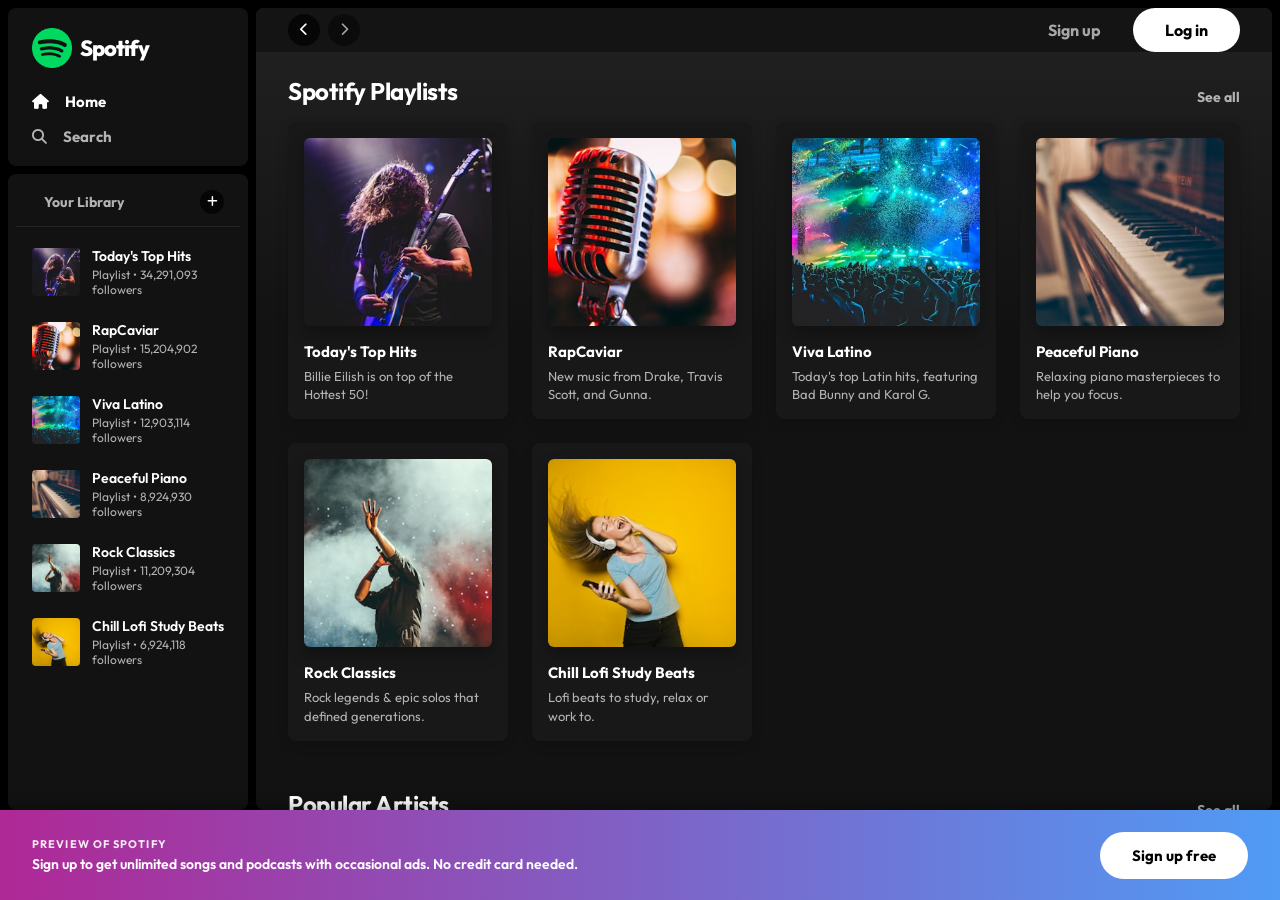
<file: index.html>
<!DOCTYPE html>
<html lang="en">
<head>
  <meta charset="UTF-8">
  <meta name="viewport" content="width=device-width, initial-scale=1.0">
  <meta name="description" content="Spotify UI Clone - Web Player. Listen to featured playlists, albums, and artists.">
  <title>Spotify - Web Player: Music for everyone</title>
  <!-- Font Awesome -->
  <link rel="stylesheet" href="https://cdnjs.cloudflare.com/ajax/libs/font-awesome/6.4.0/css/all.min.css">
  <!-- Custom Stylesheets -->
  <link rel="stylesheet" href="css/style.css">
  <link rel="stylesheet" href="css/components.css">
  <link rel="stylesheet" href="css/player.css">
  <link rel="stylesheet" href="css/animations.css">
  <link rel="stylesheet" href="css/responsive.css">
</head>
<body>

  <div class="app-container">
    
    <!-- ==========================================
         1. Left Sidebar Navigation Panel
         ========================================== -->
    <aside class="sidebar">
      
      <!-- Logo and Main Navigation -->
      <div class="sidebar-panel">
        <a href="index.html" class="sidebar-logo">
          <img src="assets/images/logo.png" alt="Spotify Logo">
          <span>Spotify</span>
        </a>
        <ul class="sidebar-nav-list">
          <li class="sidebar-nav-item active">
            <a href="index.html">
              <i class="fa-solid fa-house"></i>
              <span>Home</span>
            </a>
          </li>
          <li class="sidebar-nav-item">
            <a href="search.html">
              <i class="fa-solid fa-magnifying-glass"></i>
              <span>Search</span>
            </a>
          </li>
        </ul>
      </div>

      <!-- Library Playlist Scroll List -->
      <div class="sidebar-panel library-panel">
        <div class="library-header">
          <div class="library-title" onclick="window.location.href='library.html'">
            <i class="fa-solid fa-lines-lean"></i>
            <span>Your Library</span>
          </div>
          <button class="control-btn" style="width:24px; height:24px;" onclick="showToast('Create Playlist clicked')">
            <i class="fa-solid fa-plus" style="font-size:12px;"></i>
          </button>
        </div>
        
        <!-- List of Playlists (Loaded dynamically by app.js) -->
        <div class="library-scroll" id="library-playlists">
          <!-- Library playlists injected here -->
        </div>
      </div>

    </aside>

    <!-- ==========================================
         2. Main Application Views Section
         ========================================== -->
    <main class="main-view fade-in-up">
      
      <!-- Top Sticky Navigation Bar -->
      <header class="top-bar">
        <div class="nav-controls">
          <button class="control-btn" id="nav-back"><i class="fa-solid fa-chevron-left"></i></button>
          <button class="control-btn disabled" id="nav-forward"><i class="fa-solid fa-chevron-right"></i></button>
        </div>

        <div style="display:flex; gap:16px; align-items:center;">
          <button class="badge badge-dark" onclick="window.location.href='premium.html'">Explore Premium</button>
          
          <!-- User Profile Dropdown -->
          <div class="user-menu" id="user-menu-trigger">
            <img src="assets/artists/taylor_swift.jpg" class="user-avatar" alt="Avatar">
            <span class="user-name">Praveen Kumar</span>
            <i class="fa-solid fa-caret-down" style="font-size:10px;"></i>
            
            <!-- User drop menu -->
            <div class="me-dropdown" id="user-dropdown-menu" style="position: absolute; top: 36px; right: 0; width: 180px; background-color: var(--spotify-card); border-radius: 4px; display: none; flex-direction: column; z-index: 1000; padding: 4px; box-shadow: 0 8px 16px rgba(0,0,0,0.5);">
              <a href="profile.html" style="padding: 10px 12px; font-size:13px; font-weight:600; border-radius:3px;" class="sidebar-nav-item" onclick="showToast('Profile clicked')">Profile</a>
              <a href="#" style="padding: 10px 12px; font-size:13px; font-weight:600; border-radius:3px;" class="sidebar-nav-item" onclick="showToast('Settings clicked')">Settings</a>
              <hr style="border:none; border-bottom:1px solid rgba(255,255,255,0.05); margin:4px 0;">
              <a href="#" style="padding: 10px 12px; font-size:13px; font-weight:600; border-radius:3px;" class="sidebar-nav-item" onclick="showToast('Signed out')">Log out</a>
            </div>
          </div>
        </div>
      </header>

      <!-- Scrollable Home Music Feed -->
      <div style="flex-grow:1; overflow-y:auto; padding-bottom:32px;">
        
        <!-- Featured Playlists Grid -->
        <section class="section-container">
          <div class="section-header">
            <h2 class="section-title">Spotify Playlists</h2>
            <a href="library.html" class="see-all-link">See all</a>
          </div>
          <div class="cards-grid" id="playlists-grid">
            <!-- Loaded dynamically below -->
          </div>
        </section>

        <!-- Popular Artists Section -->
        <section class="section-container">
          <div class="section-header">
            <h2 class="section-title">Popular Artists</h2>
            <a href="#" class="see-all-link" onclick="showToast('Explore all artists')">See all</a>
          </div>
          <div class="cards-grid" id="artists-grid">
            <!-- Loaded dynamically below -->
          </div>
        </section>

        <!-- Trending Albums Section -->
        <section class="section-container">
          <div class="section-header">
            <h2 class="section-title">Popular Albums</h2>
            <a href="#" class="see-all-link" onclick="showToast('Explore all albums')">See all</a>
          </div>
          <div class="cards-grid" id="albums-grid">
            <!-- Loaded dynamically below -->
          </div>
        </section>

      </div>

    </main>

  </div>

  <!-- ==========================================
       3. Mobile Sticky Bottom Navigation
       ========================================== -->
  <nav class="mobile-nav-bar">
    <a href="index.html" class="mobile-nav-item active">
      <i class="fa-solid fa-house"></i>
      <span>Home</span>
    </a>
    <a href="search.html" class="mobile-nav-item">
      <i class="fa-solid fa-magnifying-glass"></i>
      <span>Search</span>
    </a>
    <a href="library.html" class="mobile-nav-item">
      <i class="fa-solid fa-lines-lean"></i>
      <span>Your Library</span>
    </a>
  </nav>

  <!-- ==========================================
       4. Bottom Fixed Music Player Control Bar
       ========================================== -->
  <footer class="player-bar">
    
    <!-- Left: Song details -->
    <div class="player-left">
      <img src="assets/albums/after_hours.jpg" class="player-album-art" id="player-art" alt="">
      <div class="player-track-info">
        <span class="player-track-title" id="player-title" onclick="viewAlbum('After Hours')">Blinding Lights</span>
        <span class="player-track-artist" id="player-artist">The Weeknd</span>
      </div>
      <button class="player-like-btn" id="player-like"><i class="fa-regular fa-heart"></i></button>
    </div>

    <!-- Center: Playback control buttons -->
    <div class="player-center">
      <div class="playback-controls">
        <button class="btn-icon" id="player-shuffle"><i class="fa-solid fa-shuffle"></i></button>
        <button class="btn-icon" id="player-prev"><i class="fa-solid fa-backward-step"></i></button>
        <button class="btn-play-pause" id="player-play-pause"><i class="fa-solid fa-play"></i></button>
        <button class="btn-icon btn-next-mobile" id="player-next"><i class="fa-solid fa-forward-step"></i></button>
        <button class="btn-icon" id="player-repeat"><i class="fa-solid fa-repeat"></i></button>
      </div>
      <div class="progress-container">
        <span class="time-stamp" id="player-current-time">0:00</span>
        <div class="progress-bar-wrapper" id="player-seek-bar">
          <div class="progress-bar-fill" id="player-progress-fill">
            <div class="progress-handle"></div>
          </div>
        </div>
        <span class="time-stamp" id="player-duration-total">3:20</span>
      </div>
    </div>

    <!-- Right: Utility sliders -->
    <div class="player-right">
      <button class="btn-icon" onclick="showToast('Open lyrics panel')"><i class="fa-solid fa-microphone-lines"></i></button>
      <button class="btn-icon" onclick="showToast('Show music queue')"><i class="fa-solid fa-list-ul"></i></button>
      <button class="btn-icon" onclick="showToast('Connect to a device')"><i class="fa-solid fa-computer-speaker"></i></button>
      <div class="volume-container">
        <button class="btn-icon" id="player-volume-icon"><i class="fa-solid fa-volume-high"></i></button>
        <div class="volume-bar-wrapper" id="player-volume-bar">
          <div class="volume-bar-fill" id="player-volume-fill">
            <div class="progress-handle"></div>
          </div>
        </div>
      </div>
      <button class="btn-icon" onclick="showToast('Toggle full screen player')"><i class="fa-solid fa-maximize"></i></button>
    </div>

  </footer>

  <!-- JavaScript Imports -->
  <script src="js/app.js"></script>
  <script src="js/player.js"></script>
  <script src="js/navigation.js"></script>
  <script>
    // Dynamically render Home Music Grids
    document.addEventListener("DOMContentLoaded", () => {
      // Playlists card render
      const plGrid = document.getElementById("playlists-grid");
      if (plGrid) {
        plGrid.innerHTML = SPOTIFY_DB.playlists.map(pl => `
          <div class="music-card" onclick="viewPlaylist(${pl.id})">
            <div class="card-img-wrapper">
              <img src="${pl.art}" class="card-img" alt="">
              <button class="card-play-btn" onclick="event.stopPropagation(); playTrack(${pl.tracks[0]})">
                <i class="fa-solid fa-play"></i>
              </button>
            </div>
            <span class="card-title">${pl.name}</span>
            <p class="card-desc">${pl.desc}</p>
          </div>
        `).join('');
      }

      // Artists card render
      const artGrid = document.getElementById("artists-grid");
      if (artGrid) {
        artGrid.innerHTML = SPOTIFY_DB.artists.map(art => `
          <div class="music-card artist-card" onclick="viewArtist(${art.id})">
            <div class="card-img-wrapper">
              <img src="${art.avatar}" class="card-img" alt="">
              <button class="card-play-btn" onclick="event.stopPropagation(); playTrack(${art.popularTracks[0]})">
                <i class="fa-solid fa-play"></i>
              </button>
            </div>
            <span class="card-title">${art.name}</span>
            <p class="card-desc">Artist</p>
          </div>
        `).join('');
      }

      // Albums card render
      const albGrid = document.getElementById("albums-grid");
      if (albGrid) {
        // Group tracks by album
        const albums = {};
        SPOTIFY_DB.tracks.forEach(track => {
          if (!albums[track.album]) {
            albums[track.album] = {
              name: track.album,
              artist: track.artist,
              art: track.art,
              trackId: track.id
            };
          }
        });
        
        albGrid.innerHTML = Object.values(albums).map(alb => `
          <div class="music-card" onclick="viewAlbum('${alb.name}')">
            <div class="card-img-wrapper">
              <img src="${alb.art}" class="card-img" alt="">
              <button class="card-play-btn" onclick="event.stopPropagation(); playTrack(${alb.trackId})">
                <i class="fa-solid fa-play"></i>
              </button>
            </div>
            <span class="card-title">${alb.name}</span>
            <p class="card-desc">${alb.artist}</p>
          </div>
        `).join('');
      }
    });
  </script>
</body>
</html>
</file>
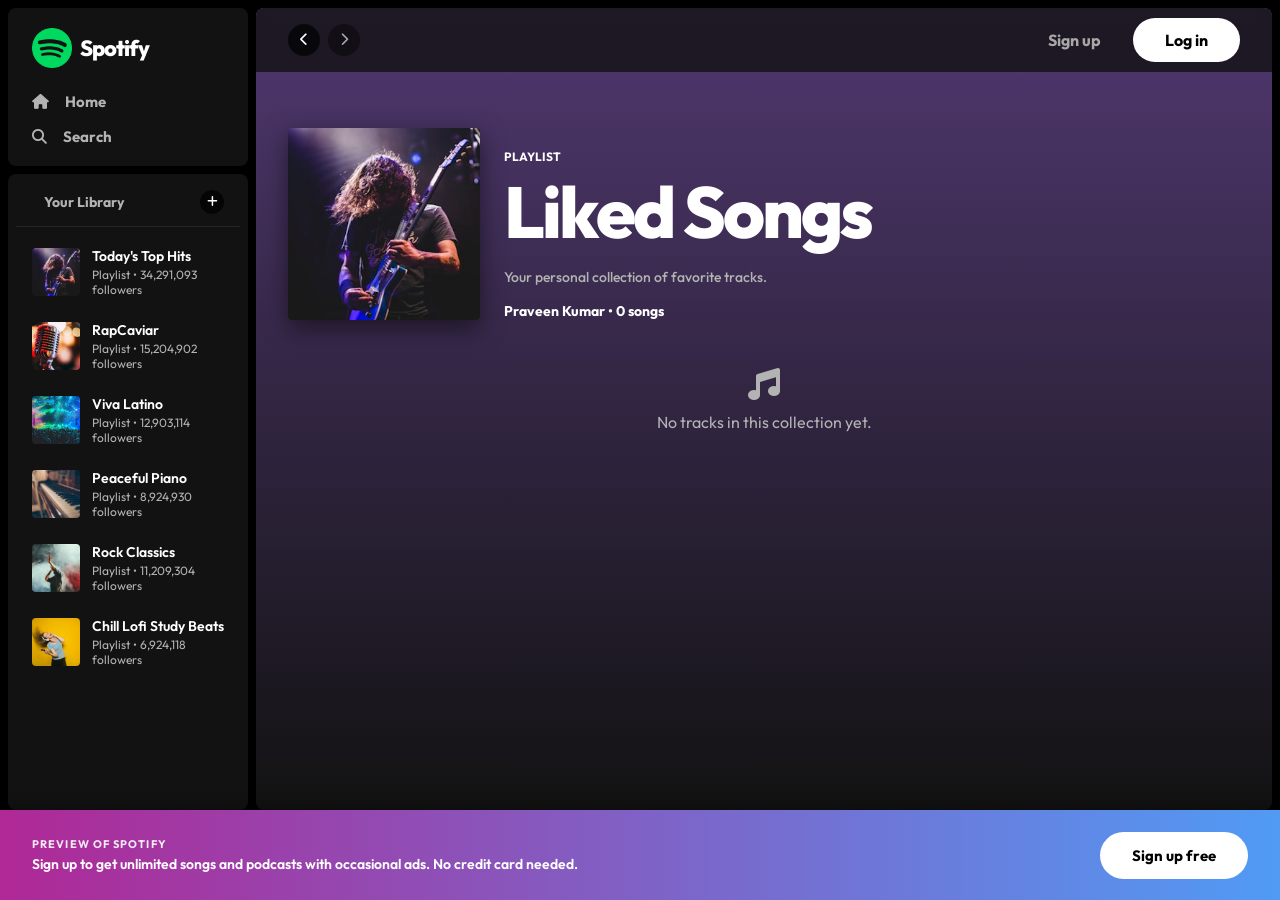
<file: album.html>
<!DOCTYPE html>
<html lang="en">
<head>
  <meta charset="UTF-8">
  <meta name="viewport" content="width=device-width, initial-scale=1.0">
  <meta name="description" content="Spotify UI Clone - Album tracks stream.">
  <title>Spotify - Album Details</title>
  <!-- Font Awesome -->
  <link rel="stylesheet" href="https://cdnjs.cloudflare.com/ajax/libs/font-awesome/6.4.0/css/all.min.css">
  <!-- Custom Stylesheets -->
  <link rel="stylesheet" href="css/style.css">
  <link rel="stylesheet" href="css/components.css">
  <link rel="stylesheet" href="css/player.css">
  <link rel="stylesheet" href="css/animations.css">
  <link rel="stylesheet" href="css/responsive.css">
</head>
<body>

  <div class="app-container">
    
    <!-- ==========================================
         1. Left Sidebar Navigation Panel
         ========================================== -->
    <aside class="sidebar">
      
      <div class="sidebar-panel">
        <a href="index.html" class="sidebar-logo">
          <img src="assets/images/logo.png" alt="Spotify Logo">
          <span>Spotify</span>
        </a>
        <ul class="sidebar-nav-list">
          <li class="sidebar-nav-item">
            <a href="index.html">
              <i class="fa-solid fa-house"></i>
              <span>Home</span>
            </a>
          </li>
          <li class="sidebar-nav-item">
            <a href="search.html">
              <i class="fa-solid fa-magnifying-glass"></i>
              <span>Search</span>
            </a>
          </li>
        </ul>
      </div>

      <div class="sidebar-panel library-panel">
        <div class="library-header">
          <div class="library-title" onclick="window.location.href='library.html'">
            <i class="fa-solid fa-lines-lean"></i>
            <span>Your Library</span>
          </div>
          <button class="control-btn" style="width:24px; height:24px;" onclick="showToast('Create Playlist clicked')">
            <i class="fa-solid fa-plus" style="font-size:12px;"></i>
          </button>
        </div>
        <div class="library-scroll" id="library-playlists">
          <!-- Library items loaded dynamically -->
        </div>
      </div>

    </aside>

    <!-- ==========================================
         2. Main Application View Section
         ========================================== -->
    <main class="main-view fade-in-up">
      
      <!-- Top Sticky Navigation Bar -->
      <header class="top-bar">
        <div class="nav-controls">
          <button class="control-btn" id="nav-back"><i class="fa-solid fa-chevron-left"></i></button>
          <button class="control-btn disabled" id="nav-forward"><i class="fa-solid fa-chevron-right"></i></button>
        </div>

        <div style="display:flex; gap:16px; align-items:center;">
          <button class="badge badge-dark" onclick="window.location.href='premium.html'">Explore Premium</button>
          
          <!-- User Menu Dropdown -->
          <div class="user-menu" id="user-menu-trigger">
            <img src="assets/artists/taylor_swift.jpg" class="user-avatar" alt="Avatar">
            <span class="user-name">Praveen Kumar</span>
            <i class="fa-solid fa-caret-down" style="font-size:10px;"></i>
            
            <div class="me-dropdown" id="user-dropdown-menu" style="position: absolute; top: 36px; right: 0; width: 180px; background-color: var(--spotify-card); border-radius: 4px; display: none; flex-direction: column; z-index: 1000; padding: 4px; box-shadow: 0 8px 16px rgba(0,0,0,0.5);">
              <a href="#" style="padding: 10px 12px; font-size:13px; font-weight:600; border-radius:3px;" class="sidebar-nav-item" onclick="showToast('Profile clicked')">Profile</a>
              <a href="#" style="padding: 10px 12px; font-size:13px; font-weight:600; border-radius:3px;" class="sidebar-nav-item" onclick="showToast('Settings clicked')">Settings</a>
              <hr style="border:none; border-bottom:1px solid rgba(255,255,255,0.05); margin:4px 0;">
              <a href="index.html" style="padding: 10px 12px; font-size:13px; font-weight:600; border-radius:3px;" class="sidebar-nav-item">Log out</a>
            </div>
          </div>
        </div>
      </header>

      <!-- Scrollable Album content (Dynamic load) -->
      <div style="flex-grow:1; overflow-y:auto;">
        
        <!-- Header Banner Section -->
        <div id="playlist-banner-section">
          <!-- Injected by playlist.js -->
        </div>

        <!-- Songs list section -->
        <div id="playlist-tracklist-section">
          <!-- Injected by playlist.js -->
        </div>

      </div>

    </main>

  </div>

  <!-- Mobile sticky Nav -->
  <nav class="mobile-nav-bar">
    <a href="index.html" class="mobile-nav-item">
      <i class="fa-solid fa-house"></i>
      <span>Home</span>
    </a>
    <a href="search.html" class="mobile-nav-item">
      <i class="fa-solid fa-magnifying-glass"></i>
      <span>Search</span>
    </a>
    <a href="library.html" class="mobile-nav-item">
      <i class="fa-solid fa-lines-lean"></i>
      <span>Your Library</span>
    </a>
  </nav>

  <!-- Bottom Player bar -->
  <footer class="player-bar">
    <div class="player-left">
      <img src="assets/albums/after_hours.jpg" class="player-album-art" id="player-art" alt="">
      <div class="player-track-info">
        <span class="player-track-title" id="player-title" onclick="viewAlbum('After Hours')">Blinding Lights</span>
        <span class="player-track-artist" id="player-artist">The Weeknd</span>
      </div>
      <button class="player-like-btn" id="player-like"><i class="fa-regular fa-heart"></i></button>
    </div>

    <div class="player-center">
      <div class="playback-controls">
        <button class="btn-icon" id="player-shuffle"><i class="fa-solid fa-shuffle"></i></button>
        <button class="btn-icon" id="player-prev"><i class="fa-solid fa-backward-step"></i></button>
        <button class="btn-play-pause" id="player-play-pause"><i class="fa-solid fa-play"></i></button>
        <button class="btn-icon btn-next-mobile" id="player-next"><i class="fa-solid fa-forward-step"></i></button>
        <button class="btn-icon" id="player-repeat"><i class="fa-solid fa-repeat"></i></button>
      </div>
      <div class="progress-container">
        <span class="time-stamp" id="player-current-time">0:00</span>
        <div class="progress-bar-wrapper" id="player-seek-bar">
          <div class="progress-bar-fill" id="player-progress-fill">
            <div class="progress-handle"></div>
          </div>
        </div>
        <span class="time-stamp" id="player-duration-total">3:20</span>
      </div>
    </div>

    <div class="player-right">
      <button class="btn-icon" onclick="showToast('Open lyrics panel')"><i class="fa-solid fa-microphone-lines"></i></button>
      <button class="btn-icon" onclick="showToast('Show music queue')"><i class="fa-solid fa-list-ul"></i></button>
      <button class="btn-icon" onclick="showToast('Connect to a device')"><i class="fa-solid fa-computer-speaker"></i></button>
      <div class="volume-container">
        <button class="btn-icon" id="player-volume-icon"><i class="fa-solid fa-volume-high"></i></button>
        <div class="volume-bar-wrapper" id="player-volume-bar">
          <div class="volume-bar-fill" id="player-volume-fill">
            <div class="progress-handle"></div>
          </div>
        </div>
      </div>
      <button class="btn-icon" onclick="showToast('Toggle full screen player')"><i class="fa-solid fa-maximize"></i></button>
    </div>
  </footer>

  <!-- Scripts -->
  <script src="js/app.js"></script>
  <script src="js/player.js"></script>
  <script src="js/playlist.js"></script>
  <script src="js/navigation.js"></script>
</body>
</html>
</file>
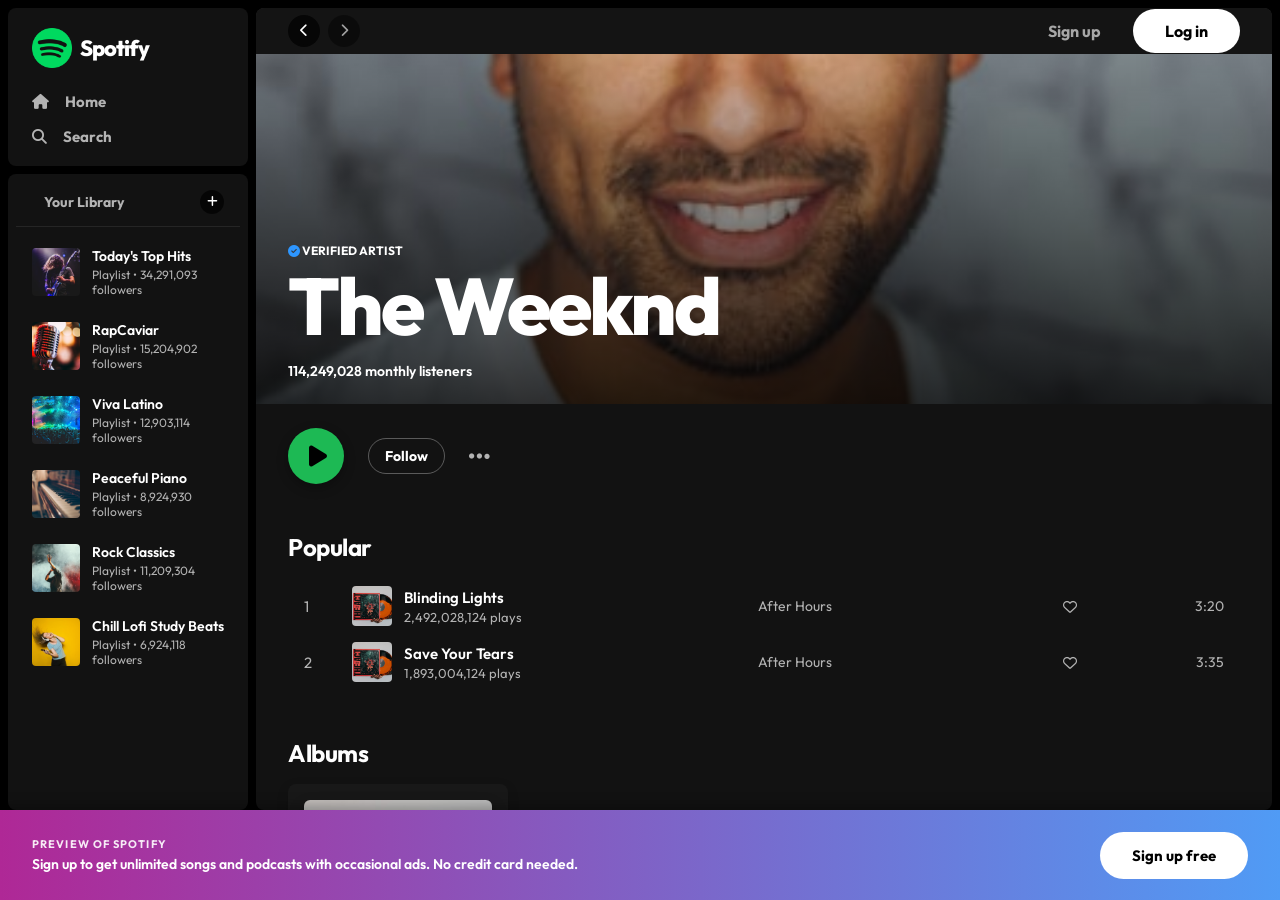
<file: artist.html>
<!DOCTYPE html>
<html lang="en">
<head>
  <meta charset="UTF-8">
  <meta name="viewport" content="width=device-width, initial-scale=1.0">
  <meta name="description" content="Spotify UI Clone - Artist profile.">
  <title>Spotify - Artist Profile</title>
  <!-- Font Awesome -->
  <link rel="stylesheet" href="https://cdnjs.cloudflare.com/ajax/libs/font-awesome/6.4.0/css/all.min.css">
  <!-- Custom Stylesheets -->
  <link rel="stylesheet" href="css/style.css">
  <link rel="stylesheet" href="css/components.css">
  <link rel="stylesheet" href="css/player.css">
  <link rel="stylesheet" href="css/animations.css">
  <link rel="stylesheet" href="css/responsive.css">
</head>
<body>

  <div class="app-container">
    
    <!-- ==========================================
         1. Left Sidebar Navigation Panel
         ========================================== -->
    <aside class="sidebar">
      
      <div class="sidebar-panel">
        <a href="index.html" class="sidebar-logo">
          <img src="assets/images/logo.png" alt="Spotify Logo">
          <span>Spotify</span>
        </a>
        <ul class="sidebar-nav-list">
          <li class="sidebar-nav-item">
            <a href="index.html">
              <i class="fa-solid fa-house"></i>
              <span>Home</span>
            </a>
          </li>
          <li class="sidebar-nav-item">
            <a href="search.html">
              <i class="fa-solid fa-magnifying-glass"></i>
              <span>Search</span>
            </a>
          </li>
        </ul>
      </div>

      <div class="sidebar-panel library-panel">
        <div class="library-header">
          <div class="library-title" onclick="window.location.href='library.html'">
            <i class="fa-solid fa-lines-lean"></i>
            <span>Your Library</span>
          </div>
          <button class="control-btn" style="width:24px; height:24px;" onclick="showToast('Create Playlist clicked')">
            <i class="fa-solid fa-plus" style="font-size:12px;"></i>
          </button>
        </div>
        <div class="library-scroll" id="library-playlists">
          <!-- Library items loaded dynamically -->
        </div>
      </div>

    </aside>

    <!-- ==========================================
         2. Main Application View Section
         ========================================== -->
    <main class="main-view fade-in-up">
      
      <!-- Top Sticky Navigation Bar -->
      <header class="top-bar">
        <div class="nav-controls">
          <button class="control-btn" id="nav-back"><i class="fa-solid fa-chevron-left"></i></button>
          <button class="control-btn disabled" id="nav-forward"><i class="fa-solid fa-chevron-right"></i></button>
        </div>

        <div style="display:flex; gap:16px; align-items:center;">
          <button class="badge badge-dark" onclick="window.location.href='premium.html'">Explore Premium</button>
          
          <!-- User Menu Dropdown -->
          <div class="user-menu" id="user-menu-trigger">
            <img src="assets/artists/taylor_swift.jpg" class="user-avatar" alt="Avatar">
            <span class="user-name">Praveen Kumar</span>
            <i class="fa-solid fa-caret-down" style="font-size:10px;"></i>
            
            <div class="me-dropdown" id="user-dropdown-menu" style="position: absolute; top: 36px; right: 0; width: 180px; background-color: var(--spotify-card); border-radius: 4px; display: none; flex-direction: column; z-index: 1000; padding: 4px; box-shadow: 0 8px 16px rgba(0,0,0,0.5);">
              <a href="#" style="padding: 10px 12px; font-size:13px; font-weight:600; border-radius:3px;" class="sidebar-nav-item" onclick="showToast('Profile clicked')">Profile</a>
              <a href="#" style="padding: 10px 12px; font-size:13px; font-weight:600; border-radius:3px;" class="sidebar-nav-item" onclick="showToast('Settings clicked')">Settings</a>
              <hr style="border:none; border-bottom:1px solid rgba(255,255,255,0.05); margin:4px 0;">
              <a href="index.html" style="padding: 10px 12px; font-size:13px; font-weight:600; border-radius:3px;" class="sidebar-nav-item">Log out</a>
            </div>
          </div>
        </div>
      </header>

      <!-- Scrollable Artist content (Loaded dynamically) -->
      <div style="flex-grow:1; overflow-y:auto;" id="artist-content-body">
        
        <!-- Large Artist Hero Header Banner -->
        <div id="artist-hero-section">
          <!-- Injected dynamically -->
        </div>

        <!-- Action Row -->
        <div style="display:flex; align-items:center; gap:24px; padding: 24px 32px;" id="artist-actions-row">
          <!-- Injected dynamically -->
        </div>

        <!-- Popular Songs Section -->
        <section class="section-container">
          <h2 class="section-title" style="margin-bottom:16px;">Popular</h2>
          <div id="artist-popular-tracks">
            <!-- Popular songs list loaded dynamically -->
          </div>
        </section>

        <!-- Discography Albums Section -->
        <section class="section-container">
          <h2 class="section-title" style="margin-bottom:16px;">Albums</h2>
          <div class="cards-grid" id="artist-albums-grid">
            <!-- Albums by this artist loaded dynamically -->
          </div>
        </section>

      </div>

    </main>

  </div>

  <!-- Mobile Navigation -->
  <nav class="mobile-nav-bar">
    <a href="index.html" class="mobile-nav-item">
      <i class="fa-solid fa-house"></i>
      <span>Home</span>
    </a>
    <a href="search.html" class="mobile-nav-item">
      <i class="fa-solid fa-magnifying-glass"></i>
      <span>Search</span>
    </a>
    <a href="library.html" class="mobile-nav-item">
      <i class="fa-solid fa-lines-lean"></i>
      <span>Your Library</span>
    </a>
  </nav>

  <!-- Bottom Player -->
  <footer class="player-bar">
    <div class="player-left">
      <img src="assets/albums/after_hours.jpg" class="player-album-art" id="player-art" alt="">
      <div class="player-track-info">
        <span class="player-track-title" id="player-title" onclick="viewAlbum('After Hours')">Blinding Lights</span>
        <span class="player-track-artist" id="player-artist">The Weeknd</span>
      </div>
      <button class="player-like-btn" id="player-like"><i class="fa-regular fa-heart"></i></button>
    </div>

    <div class="player-center">
      <div class="playback-controls">
        <button class="btn-icon" id="player-shuffle"><i class="fa-solid fa-shuffle"></i></button>
        <button class="btn-icon" id="player-prev"><i class="fa-solid fa-backward-step"></i></button>
        <button class="btn-play-pause" id="player-play-pause"><i class="fa-solid fa-play"></i></button>
        <button class="btn-icon btn-next-mobile" id="player-next"><i class="fa-solid fa-forward-step"></i></button>
        <button class="btn-icon" id="player-repeat"><i class="fa-solid fa-repeat"></i></button>
      </div>
      <div class="progress-container">
        <span class="time-stamp" id="player-current-time">0:00</span>
        <div class="progress-bar-wrapper" id="player-seek-bar">
          <div class="progress-bar-fill" id="player-progress-fill">
            <div class="progress-handle"></div>
          </div>
        </div>
        <span class="time-stamp" id="player-duration-total">3:20</span>
      </div>
    </div>

    <div class="player-right">
      <button class="btn-icon" onclick="showToast('Open lyrics panel')"><i class="fa-solid fa-microphone-lines"></i></button>
      <button class="btn-icon" onclick="showToast('Show music queue')"><i class="fa-solid fa-list-ul"></i></button>
      <button class="btn-icon" onclick="showToast('Connect to a device')"><i class="fa-solid fa-computer-speaker"></i></button>
      <div class="volume-container">
        <button class="btn-icon" id="player-volume-icon"><i class="fa-solid fa-volume-high"></i></button>
        <div class="volume-bar-wrapper" id="player-volume-bar">
          <div class="volume-bar-fill" id="player-volume-fill">
            <div class="progress-handle"></div>
          </div>
        </div>
      </div>
      <button class="btn-icon" onclick="showToast('Toggle full screen player')"><i class="fa-solid fa-maximize"></i></button>
    </div>
  </footer>

  <!-- Scripts -->
  <script src="js/app.js"></script>
  <script src="js/player.js"></script>
  <script src="js/navigation.js"></script>
  <script>
    // Dynamically render Artist page details
    document.addEventListener("DOMContentLoaded", () => {
      const params = new URLSearchParams(window.location.search);
      const artistId = parseInt(params.get("id")) || 1;
      
      const artist = SPOTIFY_DB.artists.find(a => a.id === artistId);
      if (!artist) return;
      
      // Update Hero Section
      const heroSection = document.getElementById("artist-hero-section");
      if (heroSection) {
        heroSection.innerHTML = `
          <div style="background-image: linear-gradient(rgba(0,0,0,0.1), rgba(0,0,0,0.8)), url('${artist.avatar}'); background-size:cover; background-position:center; height:350px; display:flex; flex-direction:column; justify-content:flex-end; padding:24px 32px;">
            <span style="font-size:12px; font-weight:700; text-transform:uppercase;"><i class="fa-solid fa-circle-check" style="color:#2d96ff;"></i> Verified Artist</span>
            <h1 style="font-size:80px; font-weight:800; letter-spacing:-3px; margin: 8px 0 16px 0; line-height:1;">${artist.name}</h1>
            <div style="font-size:14px; font-weight:600;">${artist.listeners} monthly listeners</div>
          </div>
        `;
      }
      
      // Update Actions Row
      const actionsRow = document.getElementById("artist-actions-row");
      if (actionsRow) {
        const isFollowed = localStorage.getItem(`artist_follow_${artist.id}`) === "true";
        actionsRow.innerHTML = `
          <button class="badge" style="background-color:var(--spotify-green); color:var(--spotify-black); width:56px; height:56px; border-radius:50%; display:flex; align-items:center; justify-content:center; font-size:24px; box-shadow:0 4px 12px rgba(0,0,0,0.3);" onclick="playTrack(${artist.popularTracks[0]})">
            <i class="fa-solid fa-play" style="margin-left:4px;"></i>
          </button>
          <button class="badge badge-dark" id="btn-follow-artist" style="background:transparent; border:1px solid rgba(255,255,255,0.3);" onclick="toggleFollowArtist(${artist.id})">
            ${isFollowed ? 'Following' : 'Follow'}
          </button>
          <button style="font-size:24px; color:var(--text-muted);">
            <i class="fa-solid fa-ellipsis"></i>
          </button>
        `;
      }

      // Render popular tracks list
      const popularTracksContainer = document.getElementById("artist-popular-tracks");
      if (popularTracksContainer) {
        const tracks = artist.popularTracks.map(tid => SPOTIFY_DB.tracks.find(t => t.id === tid));
        
        popularTracksContainer.innerHTML = `
          <div class="tracklist-container" style="margin-top:0;">
            ${tracks.map((t, index) => {
              const isLiked = localStorage.getItem(`liked_track_${t.id}`) === "true";
              const isCurrent = t.id === SPOTIFY_DB.tracks[currentTrackIndex].id;
              return `
                <div class="track-row ${isCurrent && isPlaying ? 'playing' : ''}" data-track-id="${t.id}" onclick="playTrack(${t.id})">
                  <div class="track-index">
                    <span class="track-num-span">${index + 1}</span>
                    <i class="fa-solid fa-play"></i>
                  </div>
                  <div class="track-main">
                    <img src="${t.art}" class="track-art" alt="">
                    <div class="track-meta">
                      <span class="track-title">${t.title}</span>
                      <span class="track-artist">${t.plays} plays</span>
                    </div>
                  </div>
                  <div class="track-album" onclick="event.stopPropagation(); viewAlbum('${t.album}')">${t.album}</div>
                  <div>
                    <button class="track-fav ${isLiked ? 'favorited' : ''}" onclick="event.stopPropagation(); toggleLikeArtistTrack(this, ${t.id})">
                      <i class="${isLiked ? 'fa-solid' : 'fa-regular'} fa-heart"></i>
                    </button>
                  </div>
                  <div class="track-duration">${formatArtistDuration(t.duration)}</div>
                </div>
              `;
            }).join('')}
          </div>
        `;
      }

      // Render albums list grid
      const albumsGrid = document.getElementById("artist-albums-grid");
      if (albumsGrid) {
        // Find tracks by this artist and group by album name
        const albums = {};
        SPOTIFY_DB.tracks.forEach(track => {
          if (track.artist.toLowerCase() === artist.name.toLowerCase()) {
            if (!albums[track.album]) {
              albums[track.album] = {
                name: track.album,
                art: track.art,
                trackId: track.id
              };
            }
          }
        });
        
        albumsGrid.innerHTML = Object.values(albums).map(alb => `
          <div class="music-card" onclick="viewAlbum('${alb.name}')">
            <div class="card-img-wrapper">
              <img src="${alb.art}" class="card-img" alt="">
              <button class="card-play-btn" onclick="event.stopPropagation(); playTrack(${alb.trackId})">
                <i class="fa-solid fa-play"></i>
              </button>
            </div>
            <span class="card-title">${alb.name}</span>
            <p class="card-desc">Album</p>
          </div>
        `).join('');
      }
    });

    window.toggleFollowArtist = function(id) {
      const btn = document.getElementById("btn-follow-artist");
      const key = `artist_follow_${id}`;
      const isFollowing = localStorage.getItem(key) === "true";
      
      localStorage.setItem(key, !isFollowing);
      if (btn) {
        btn.textContent = !isFollowing ? "Following" : "Follow";
      }
      showToast(!isFollowing ? "Artist followed" : "Artist unfollowed");
    }

    window.toggleLikeArtistTrack = function(btn, id) {
      const itemKey = `liked_track_${id}`;
      const isCurrentlyLiked = localStorage.getItem(itemKey) === "true";
      
      localStorage.setItem(itemKey, !isCurrentlyLiked);
      
      if (!isCurrentlyLiked) {
        btn.classList.add("favorited");
        btn.querySelector("i").className = "fa-solid fa-heart";
        showToast("Added to Liked Songs");
      } else {
        btn.classList.remove("favorited");
        btn.querySelector("i").className = "fa-regular fa-heart";
        showToast("Removed from Liked Songs");
      }
      
      if (id === SPOTIFY_DB.tracks[currentTrackIndex].id) {
        const playerLike = document.getElementById("player-like");
        if (playerLike) {
          playerLike.classList.toggle("liked", !isCurrentlyLiked);
          playerLike.querySelector("i").className = !isCurrentlyLiked ? "fa-solid fa-heart" : "fa-regular fa-heart";
        }
      }
    }

    function formatArtistDuration(seconds) {
      const mins = Math.floor(seconds / 60);
      const secs = Math.floor(seconds % 60);
      return `${mins}:${secs < 10 ? '0' : ''}${secs}`;
    }
  </script>
</body>
</html>
</file>
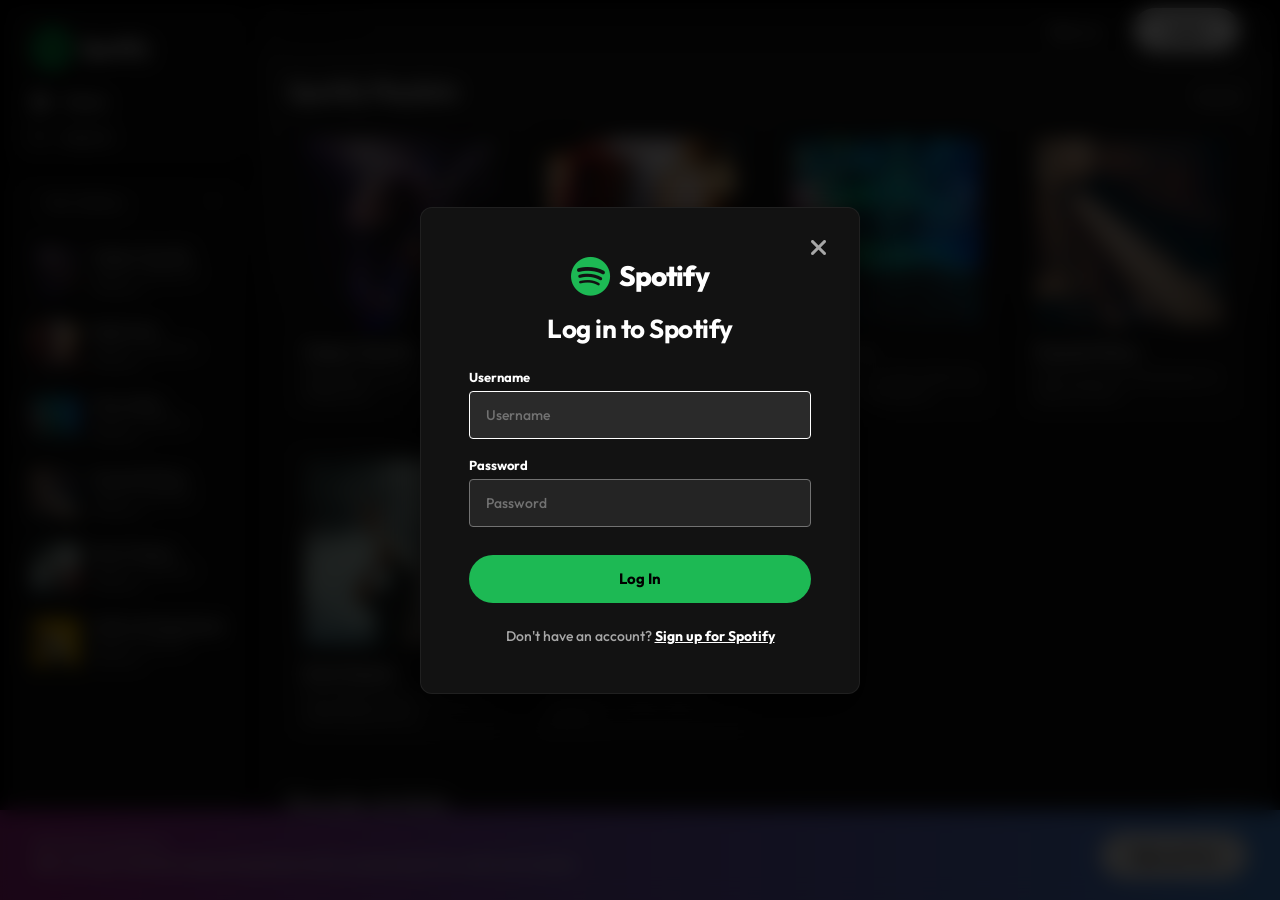
<file: library.html>
<!DOCTYPE html>
<html lang="en">
<head>
  <meta charset="UTF-8">
  <meta name="viewport" content="width=device-width, initial-scale=1.0">
  <meta name="description" content="Spotify UI Clone - Your music library.">
  <title>Spotify - Library</title>
  <!-- Font Awesome -->
  <link rel="stylesheet" href="https://cdnjs.cloudflare.com/ajax/libs/font-awesome/6.4.0/css/all.min.css">
  <!-- Custom Stylesheets -->
  <link rel="stylesheet" href="css/style.css">
  <link rel="stylesheet" href="css/components.css">
  <link rel="stylesheet" href="css/player.css">
  <link rel="stylesheet" href="css/animations.css">
  <link rel="stylesheet" href="css/responsive.css">
  <style>
    /* Unique style for Liked Songs big card */
    .liked-songs-big-card {
      background: linear-gradient(135deg, #450af5 0%, #8e8ee5 100%);
      border-radius: 8px;
      padding: 24px;
      cursor: pointer;
      display: flex;
      flex-direction: column;
      justify-content: flex-end;
      min-height: 220px;
      grid-column: span 2;
      box-shadow: 0 8px 24px rgba(0,0,0,0.3);
      transition: transform 0.2s;
      position: relative;
    }
    .liked-songs-big-card:hover {
      transform: translateY(-4px);
    }
    
    .liked-songs-big-card .card-play-btn {
      opacity: 0;
      bottom: 24px;
      right: 24px;
      position: absolute;
    }
    
    .liked-songs-big-card:hover .card-play-btn {
      opacity: 1;
      transform: translateY(0);
    }
    
    /* Layout for library list tags filtering */
    .library-filter-tags {
      display: flex;
      gap: 12px;
      margin-bottom: 24px;
    }
    
    .filter-tag {
      background-color: rgba(255,255,255,0.08);
      color: var(--spotify-white);
      padding: 8px 16px;
      border-radius: 30px;
      font-size: 14px;
      font-weight: 700;
      cursor: pointer;
      transition: background-color 0.2s;
    }
    
    .filter-tag.active {
      background-color: var(--spotify-white);
      color: var(--spotify-black);
    }
    
    .filter-tag:hover:not(.active) {
      background-color: rgba(255,255,255,0.15);
    }
  </style>
</head>
<body>

  <div class="app-container">
    
    <!-- ==========================================
         1. Left Sidebar Navigation Panel
         ========================================== -->
    <aside class="sidebar">
      
      <div class="sidebar-panel">
        <a href="index.html" class="sidebar-logo">
          <img src="assets/images/logo.png" alt="Spotify Logo">
          <span>Spotify</span>
        </a>
        <ul class="sidebar-nav-list">
          <li class="sidebar-nav-item">
            <a href="index.html">
              <i class="fa-solid fa-house"></i>
              <span>Home</span>
            </a>
          </li>
          <li class="sidebar-nav-item">
            <a href="search.html">
              <i class="fa-solid fa-magnifying-glass"></i>
              <span>Search</span>
            </a>
          </li>
        </ul>
      </div>

      <div class="sidebar-panel library-panel">
        <div class="library-header">
          <div class="library-title" onclick="window.location.href='library.html'">
            <i class="fa-solid fa-lines-lean"></i>
            <span>Your Library</span>
          </div>
          <button class="control-btn" style="width:24px; height:24px;" onclick="showToast('Create Playlist clicked')">
            <i class="fa-solid fa-plus" style="font-size:12px;"></i>
          </button>
        </div>
        <div class="library-scroll" id="library-playlists">
          <!-- Library items loaded dynamically -->
        </div>
      </div>

    </aside>

    <!-- ==========================================
         2. Main Application View Section
         ========================================== -->
    <main class="main-view fade-in-up">
      
      <!-- Top Sticky Navigation Bar -->
      <header class="top-bar">
        <div class="nav-controls">
          <button class="control-btn" id="nav-back"><i class="fa-solid fa-chevron-left"></i></button>
          <button class="control-btn disabled" id="nav-forward"><i class="fa-solid fa-chevron-right"></i></button>
        </div>

        <div style="display:flex; gap:16px; align-items:center;">
          <button class="badge badge-dark" onclick="window.location.href='premium.html'">Explore Premium</button>
          
          <!-- User Menu Dropdown -->
          <div class="user-menu" id="user-menu-trigger">
            <img src="assets/artists/taylor_swift.jpg" class="user-avatar" alt="Avatar">
            <span class="user-name">Praveen Kumar</span>
            <i class="fa-solid fa-caret-down" style="font-size:10px;"></i>
            
            <div class="me-dropdown" id="user-dropdown-menu" style="position: absolute; top: 36px; right: 0; width: 180px; background-color: var(--spotify-card); border-radius: 4px; display: none; flex-direction: column; z-index: 1000; padding: 4px; box-shadow: 0 8px 16px rgba(0,0,0,0.5);">
              <a href="#" style="padding: 10px 12px; font-size:13px; font-weight:600; border-radius:3px;" class="sidebar-nav-item" onclick="showToast('Profile clicked')">Profile</a>
              <a href="#" style="padding: 10px 12px; font-size:13px; font-weight:600; border-radius:3px;" class="sidebar-nav-item" onclick="showToast('Settings clicked')">Settings</a>
              <hr style="border:none; border-bottom:1px solid rgba(255,255,255,0.05); margin:4px 0;">
              <a href="index.html" style="padding: 10px 12px; font-size:13px; font-weight:600; border-radius:3px;" class="sidebar-nav-item">Log out</a>
            </div>
          </div>
        </div>
      </header>

      <!-- Scrollable Library Content area -->
      <div style="flex-grow:1; overflow-y:auto; padding:24px 32px 32px 32px;">
        
        <h1 style="font-size:32px; font-weight:800; margin-bottom:24px; letter-spacing:-1px;">Playlists</h1>
        
        <!-- Library tag filter navigation -->
        <div class="library-filter-tags">
          <button class="filter-tag active" onclick="filterLibrary('all')">All</button>
          <button class="filter-tag" onclick="filterLibrary('playlists')">Playlists</button>
          <button class="filter-tag" onclick="filterLibrary('artists')">Artists</button>
        </div>

        <!-- Custom Grids showing Liked Songs & Saved Playlists -->
        <div class="cards-grid" id="library-items-grid">
          
          <!-- Big Liked Songs Card -->
          <div class="liked-songs-big-card" onclick="window.location.href='playlist.html'">
            <div style="display:flex; flex-direction:column; gap:8px;">
              <h2 style="font-size:32px; font-weight:800; line-height:1.1;">Liked Songs</h2>
              <p style="font-size:16px; font-weight:500;" id="liked-songs-count-text">0 liked songs</p>
            </div>
            <button class="card-play-btn" onclick="event.stopPropagation(); playFirstLikedSong()">
              <i class="fa-solid fa-play"></i>
            </button>
          </div>
          
          <!-- Library Playlists Injected below -->

        </div>

      </div>

    </main>

  </div>

  <!-- Mobile Nav -->
  <nav class="mobile-nav-bar">
    <a href="index.html" class="mobile-nav-item">
      <i class="fa-solid fa-house"></i>
      <span>Home</span>
    </a>
    <a href="search.html" class="mobile-nav-item">
      <i class="fa-solid fa-magnifying-glass"></i>
      <span>Search</span>
    </a>
    <a href="library.html" class="mobile-nav-item active">
      <i class="fa-solid fa-lines-lean"></i>
      <span>Your Library</span>
    </a>
  </nav>

  <!-- Bottom Player -->
  <footer class="player-bar">
    <div class="player-left">
      <img src="assets/albums/after_hours.jpg" class="player-album-art" id="player-art" alt="">
      <div class="player-track-info">
        <span class="player-track-title" id="player-title" onclick="viewAlbum('After Hours')">Blinding Lights</span>
        <span class="player-track-artist" id="player-artist">The Weeknd</span>
      </div>
      <button class="player-like-btn" id="player-like"><i class="fa-regular fa-heart"></i></button>
    </div>

    <div class="player-center">
      <div class="playback-controls">
        <button class="btn-icon" id="player-shuffle"><i class="fa-solid fa-shuffle"></i></button>
        <button class="btn-icon" id="player-prev"><i class="fa-solid fa-backward-step"></i></button>
        <button class="btn-play-pause" id="player-play-pause"><i class="fa-solid fa-play"></i></button>
        <button class="btn-icon btn-next-mobile" id="player-next"><i class="fa-solid fa-forward-step"></i></button>
        <button class="btn-icon" id="player-repeat"><i class="fa-solid fa-repeat"></i></button>
      </div>
      <div class="progress-container">
        <span class="time-stamp" id="player-current-time">0:00</span>
        <div class="progress-bar-wrapper" id="player-seek-bar">
          <div class="progress-bar-fill" id="player-progress-fill">
            <div class="progress-handle"></div>
          </div>
        </div>
        <span class="time-stamp" id="player-duration-total">3:20</span>
      </div>
    </div>

    <div class="player-right">
      <button class="btn-icon" onclick="showToast('Open lyrics panel')"><i class="fa-solid fa-microphone-lines"></i></button>
      <button class="btn-icon" onclick="showToast('Show music queue')"><i class="fa-solid fa-list-ul"></i></button>
      <button class="btn-icon" onclick="showToast('Connect to a device')"><i class="fa-solid fa-computer-speaker"></i></button>
      <div class="volume-container">
        <button class="btn-icon" id="player-volume-icon"><i class="fa-solid fa-volume-high"></i></button>
        <div class="volume-bar-wrapper" id="player-volume-bar">
          <div class="volume-bar-fill" id="player-volume-fill">
            <div class="progress-handle"></div>
          </div>
        </div>
      </div>
      <button class="btn-icon" onclick="showToast('Toggle full screen player')"><i class="fa-solid fa-maximize"></i></button>
    </div>
  </footer>

  <!-- Scripts -->
  <script src="js/app.js"></script>
  <script src="js/player.js"></script>
  <script src="js/navigation.js"></script>
  <script>
    document.addEventListener("DOMContentLoaded", () => {
      // Get user liked count
      const likedCount = SPOTIFY_DB.tracks.filter(t => localStorage.getItem(`liked_track_${t.id}`) === "true").length;
      const countEl = document.getElementById("liked-songs-count-text");
      if (countEl) {
        countEl.textContent = `${likedCount} liked songs`;
      }
      
      renderLibraryGrid('all');
    });

    window.filterLibrary = function(type) {
      // Toggle active tag styles
      const tags = document.querySelectorAll(".filter-tag");
      tags.forEach(tag => {
        tag.classList.remove("active");
        if (tag.getAttribute("onclick").includes(type)) {
          tag.classList.add("active");
        }
      });
      
      renderLibraryGrid(type);
    }

    function renderLibraryGrid(type) {
      const grid = document.getElementById("library-items-grid");
      if (!grid) return;
      
      // Clear existing playlists, keep Liked Songs big card if all/playlists
      let html = "";
      
      if (type === 'all' || type === 'playlists') {
        const likedCount = SPOTIFY_DB.tracks.filter(t => localStorage.getItem(`liked_track_${t.id}`) === "true").length;
        html += `
          <div class="liked-songs-big-card" onclick="window.location.href='playlist.html'">
            <div style="display:flex; flex-direction:column; gap:8px;">
              <h2 style="font-size:32px; font-weight:800; line-height:1.1;">Liked Songs</h2>
              <p style="font-size:16px; font-weight:500;">${likedCount} liked songs</p>
            </div>
            <button class="card-play-btn" onclick="event.stopPropagation(); playFirstLikedSong()">
              <i class="fa-solid fa-play"></i>
            </button>
          </div>
        `;
        
        // Add all playlists
        html += SPOTIFY_DB.playlists.map(pl => `
          <div class="music-card" onclick="viewPlaylist(${pl.id})">
            <div class="card-img-wrapper">
              <img src="${pl.art}" class="card-img" alt="">
              <button class="card-play-btn" onclick="event.stopPropagation(); playTrack(${pl.tracks[0]})">
                <i class="fa-solid fa-play"></i>
              </button>
            </div>
            <span class="card-title">${pl.name}</span>
            <p class="card-desc">Playlist &bull; Spotify</p>
          </div>
        `).join('');
      }
      
      if (type === 'all' || type === 'artists') {
        // Add artists
        html += SPOTIFY_DB.artists.map(art => `
          <div class="music-card artist-card" onclick="viewArtist(${art.id})">
            <div class="card-img-wrapper">
              <img src="${art.avatar}" class="card-img" alt="">
              <button class="card-play-btn" onclick="event.stopPropagation(); playTrack(${art.popularTracks[0]})">
                <i class="fa-solid fa-play"></i>
              </button>
            </div>
            <span class="card-title">${art.name}</span>
            <p class="card-desc">Artist</p>
          </div>
        `).join('');
      }
      
      grid.innerHTML = html;
    }

    window.playFirstLikedSong = function() {
      const likedTracks = SPOTIFY_DB.tracks.filter(t => localStorage.getItem(`liked_track_${t.id}`) === "true");
      if (likedTracks.length > 0) {
        playTrack(likedTracks[0].id);
      } else {
        showToast("No liked songs to play. Add some first!");
      }
    }
  </script>
</body>
</html>
</file>
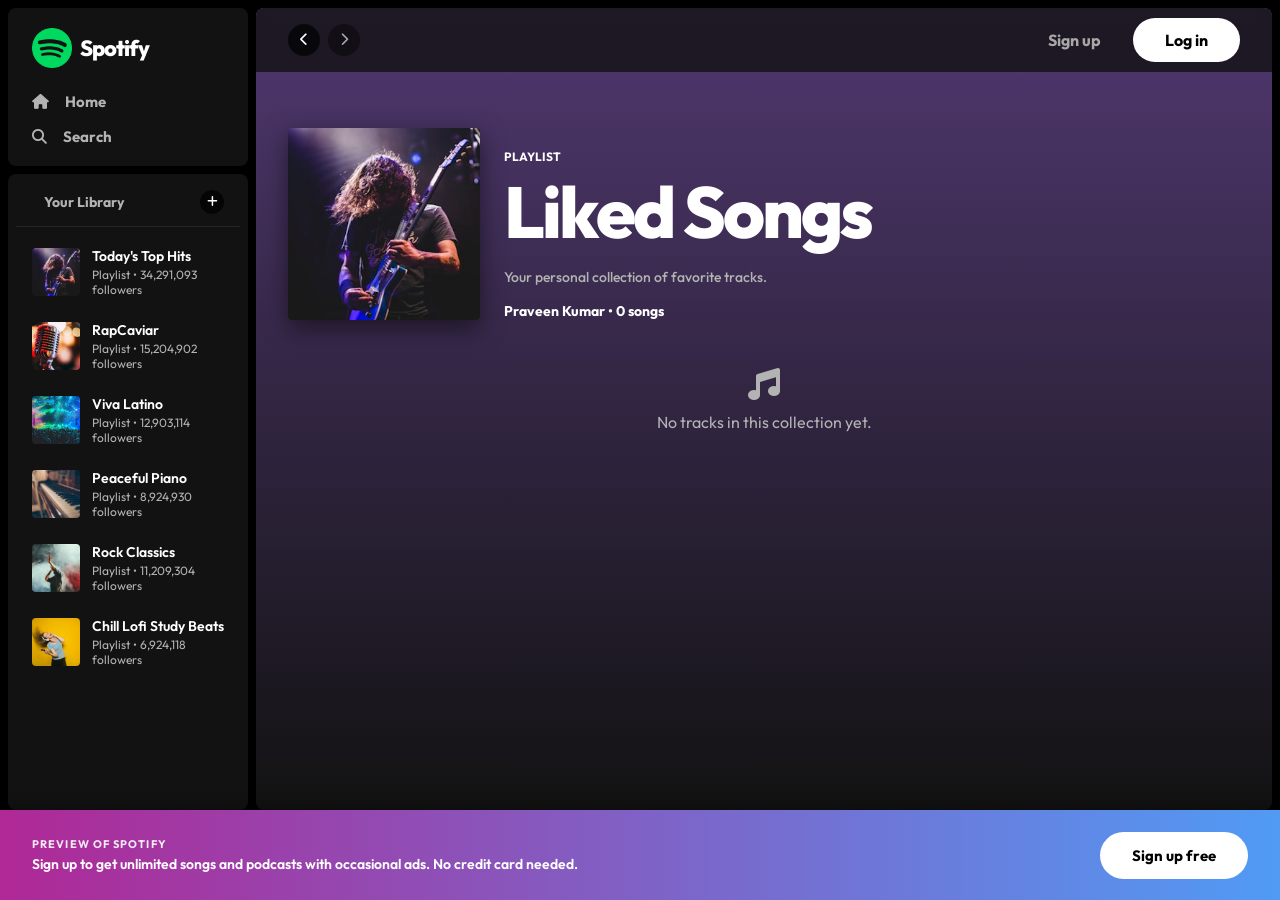
<file: playlist.html>
<!DOCTYPE html>
<html lang="en">
<head>
  <meta charset="UTF-8">
  <meta name="viewport" content="width=device-width, initial-scale=1.0">
  <meta name="description" content="Spotify UI Clone - Playlist tracks stream.">
  <title>Spotify - Playlist Details</title>
  <!-- Font Awesome -->
  <link rel="stylesheet" href="https://cdnjs.cloudflare.com/ajax/libs/font-awesome/6.4.0/css/all.min.css">
  <!-- Custom Stylesheets -->
  <link rel="stylesheet" href="css/style.css">
  <link rel="stylesheet" href="css/components.css">
  <link rel="stylesheet" href="css/player.css">
  <link rel="stylesheet" href="css/animations.css">
  <link rel="stylesheet" href="css/responsive.css">
</head>
<body>

  <div class="app-container">
    
    <!-- ==========================================
         1. Left Sidebar Navigation Panel
         ========================================== -->
    <aside class="sidebar">
      
      <div class="sidebar-panel">
        <a href="index.html" class="sidebar-logo">
          <img src="assets/images/logo.png" alt="Spotify Logo">
          <span>Spotify</span>
        </a>
        <ul class="sidebar-nav-list">
          <li class="sidebar-nav-item">
            <a href="index.html">
              <i class="fa-solid fa-house"></i>
              <span>Home</span>
            </a>
          </li>
          <li class="sidebar-nav-item">
            <a href="search.html">
              <i class="fa-solid fa-magnifying-glass"></i>
              <span>Search</span>
            </a>
          </li>
        </ul>
      </div>

      <div class="sidebar-panel library-panel">
        <div class="library-header">
          <div class="library-title" onclick="window.location.href='library.html'">
            <i class="fa-solid fa-lines-lean"></i>
            <span>Your Library</span>
          </div>
          <button class="control-btn" style="width:24px; height:24px;" onclick="showToast('Create Playlist clicked')">
            <i class="fa-solid fa-plus" style="font-size:12px;"></i>
          </button>
        </div>
        <div class="library-scroll" id="library-playlists">
          <!-- Library items loaded dynamically -->
        </div>
      </div>

    </aside>

    <!-- ==========================================
         2. Main Application View Section
         ========================================== -->
    <main class="main-view fade-in-up">
      
      <!-- Top Sticky Navigation Bar -->
      <header class="top-bar">
        <div class="nav-controls">
          <button class="control-btn" id="nav-back"><i class="fa-solid fa-chevron-left"></i></button>
          <button class="control-btn disabled" id="nav-forward"><i class="fa-solid fa-chevron-right"></i></button>
        </div>

        <div style="display:flex; gap:16px; align-items:center;">
          <button class="badge badge-dark" onclick="window.location.href='premium.html'">Explore Premium</button>
          
          <!-- User Menu Dropdown -->
          <div class="user-menu" id="user-menu-trigger">
            <img src="assets/artists/taylor_swift.jpg" class="user-avatar" alt="Avatar">
            <span class="user-name">Praveen Kumar</span>
            <i class="fa-solid fa-caret-down" style="font-size:10px;"></i>
            
            <div class="me-dropdown" id="user-dropdown-menu" style="position: absolute; top: 36px; right: 0; width: 180px; background-color: var(--spotify-card); border-radius: 4px; display: none; flex-direction: column; z-index: 1000; padding: 4px; box-shadow: 0 8px 16px rgba(0,0,0,0.5);">
              <a href="#" style="padding: 10px 12px; font-size:13px; font-weight:600; border-radius:3px;" class="sidebar-nav-item" onclick="showToast('Profile clicked')">Profile</a>
              <a href="#" style="padding: 10px 12px; font-size:13px; font-weight:600; border-radius:3px;" class="sidebar-nav-item" onclick="showToast('Settings clicked')">Settings</a>
              <hr style="border:none; border-bottom:1px solid rgba(255,255,255,0.05); margin:4px 0;">
              <a href="index.html" style="padding: 10px 12px; font-size:13px; font-weight:600; border-radius:3px;" class="sidebar-nav-item">Log out</a>
            </div>
          </div>
        </div>
      </header>

      <!-- Scrollable Playlist content (Dynamic load) -->
      <div style="flex-grow:1; overflow-y:auto;">
        
        <!-- Header Banner Section -->
        <div id="playlist-banner-section">
          <!-- Injected by playlist.js -->
        </div>

        <!-- Songs list section -->
        <div id="playlist-tracklist-section">
          <!-- Injected by playlist.js -->
        </div>

      </div>

    </main>

  </div>

  <!-- Mobile sticky Nav -->
  <nav class="mobile-nav-bar">
    <a href="index.html" class="mobile-nav-item">
      <i class="fa-solid fa-house"></i>
      <span>Home</span>
    </a>
    <a href="search.html" class="mobile-nav-item">
      <i class="fa-solid fa-magnifying-glass"></i>
      <span>Search</span>
    </a>
    <a href="library.html" class="mobile-nav-item">
      <i class="fa-solid fa-lines-lean"></i>
      <span>Your Library</span>
    </a>
  </nav>

  <!-- Bottom Player bar -->
  <footer class="player-bar">
    <div class="player-left">
      <img src="assets/albums/after_hours.jpg" class="player-album-art" id="player-art" alt="">
      <div class="player-track-info">
        <span class="player-track-title" id="player-title" onclick="viewAlbum('After Hours')">Blinding Lights</span>
        <span class="player-track-artist" id="player-artist">The Weeknd</span>
      </div>
      <button class="player-like-btn" id="player-like"><i class="fa-regular fa-heart"></i></button>
    </div>

    <div class="player-center">
      <div class="playback-controls">
        <button class="btn-icon" id="player-shuffle"><i class="fa-solid fa-shuffle"></i></button>
        <button class="btn-icon" id="player-prev"><i class="fa-solid fa-backward-step"></i></button>
        <button class="btn-play-pause" id="player-play-pause"><i class="fa-solid fa-play"></i></button>
        <button class="btn-icon btn-next-mobile" id="player-next"><i class="fa-solid fa-forward-step"></i></button>
        <button class="btn-icon" id="player-repeat"><i class="fa-solid fa-repeat"></i></button>
      </div>
      <div class="progress-container">
        <span class="time-stamp" id="player-current-time">0:00</span>
        <div class="progress-bar-wrapper" id="player-seek-bar">
          <div class="progress-bar-fill" id="player-progress-fill">
            <div class="progress-handle"></div>
          </div>
        </div>
        <span class="time-stamp" id="player-duration-total">3:20</span>
      </div>
    </div>

    <div class="player-right">
      <button class="btn-icon" onclick="showToast('Open lyrics panel')"><i class="fa-solid fa-microphone-lines"></i></button>
      <button class="btn-icon" onclick="showToast('Show music queue')"><i class="fa-solid fa-list-ul"></i></button>
      <button class="btn-icon" onclick="showToast('Connect to a device')"><i class="fa-solid fa-computer-speaker"></i></button>
      <div class="volume-container">
        <button class="btn-icon" id="player-volume-icon"><i class="fa-solid fa-volume-high"></i></button>
        <div class="volume-bar-wrapper" id="player-volume-bar">
          <div class="volume-bar-fill" id="player-volume-fill">
            <div class="progress-handle"></div>
          </div>
        </div>
      </div>
      <button class="btn-icon" onclick="showToast('Toggle full screen player')"><i class="fa-solid fa-maximize"></i></button>
    </div>
  </footer>

  <!-- Scripts -->
  <script src="js/app.js"></script>
  <script src="js/player.js"></script>
  <script src="js/playlist.js"></script>
  <script src="js/navigation.js"></script>
</body>
</html>
</file>
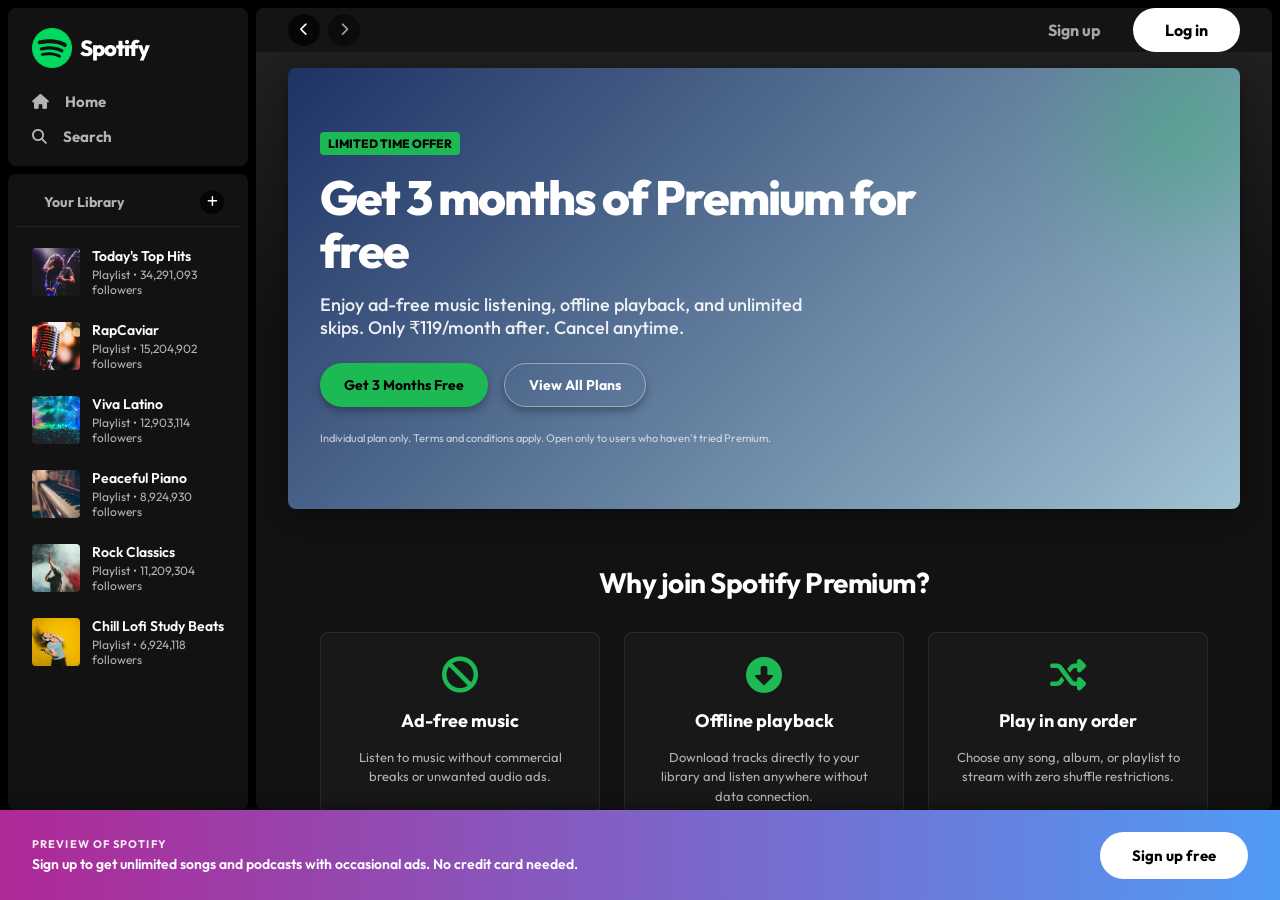
<file: premium.html>
<!DOCTYPE html>
<html lang="en">
<head>
  <meta charset="UTF-8">
  <meta name="viewport" content="width=device-width, initial-scale=1.0">
  <meta name="description" content="Spotify UI Clone - Explore Premium subscription plans.">
  <title>Spotify - Premium</title>
  <!-- Font Awesome -->
  <link rel="stylesheet" href="https://cdnjs.cloudflare.com/ajax/libs/font-awesome/6.4.0/css/all.min.css">
  <!-- Custom Stylesheets -->
  <link rel="stylesheet" href="css/style.css">
  <link rel="stylesheet" href="css/components.css">
  <link rel="stylesheet" href="css/player.css">
  <link rel="stylesheet" href="css/animations.css">
  <link rel="stylesheet" href="css/responsive.css">
  <style>
    /* Premium Page Unique Custom CSS */
    .premium-hero {
      background: linear-gradient(135deg, #1e3264 0%, #a0c3d2 100%);
      padding: 64px 32px;
      border-radius: 8px;
      margin: 16px 32px 32px 32px;
      box-shadow: 0 8px 24px rgba(0,0,0,0.4);
      display: flex;
      flex-direction: column;
      gap: 16px;
      position: relative;
      overflow: hidden;
    }
    
    .premium-hero::before {
      content: '';
      position: absolute;
      top: -20%;
      right: -10%;
      width: 300px;
      height: 300px;
      border-radius: 50%;
      background: radial-gradient(circle, rgba(29, 185, 84, 0.4) 0%, rgba(29, 185, 84, 0) 70%);
      filter: blur(40px);
    }
    
    .premium-hero-title {
      font-size: 48px;
      font-weight: 800;
      letter-spacing: -2px;
      line-height: 1.1;
      max-width: 600px;
    }
    
    .premium-hero-desc {
      font-size: 18px;
      font-weight: 500;
      max-width: 500px;
      color: var(--spotify-white);
      opacity: 0.9;
    }
    
    .premium-features-grid {
      display: grid;
      grid-template-columns: repeat(auto-fit, minmax(220px, 1fr));
      gap: 24px;
      padding: 0 32px 48px 32px;
    }
    
    .feature-card {
      background-color: var(--spotify-card);
      padding: 24px;
      border-radius: 8px;
      border: 1px solid var(--border-light);
      display: flex;
      flex-direction: column;
      align-items: center;
      text-align: center;
      gap: 16px;
      transition: transform 0.2s, background-color 0.2s;
    }
    
    .feature-card:hover {
      transform: translateY(-4px);
      background-color: var(--spotify-card-hover);
    }
    
    .feature-icon {
      font-size: 36px;
      color: var(--spotify-green);
    }
    
    .feature-title {
      font-size: 18px;
      font-weight: 700;
    }
    
    .feature-desc {
      font-size: 13px;
      color: var(--text-muted);
      line-height: 1.5;
    }
    
    .plans-container {
      padding: 0 32px 64px 32px;
    }
    
    .plans-title {
      font-size: 28px;
      font-weight: 800;
      text-align: center;
      margin-bottom: 8px;
      letter-spacing: -1px;
    }
    
    .plans-subtitle {
      font-size: 14px;
      color: var(--text-muted);
      text-align: center;
      margin-bottom: 40px;
    }
    
    .plans-grid {
      display: grid;
      grid-template-columns: repeat(auto-fit, minmax(240px, 1fr));
      gap: 24px;
    }
    
    .plan-card {
      background-color: var(--spotify-card);
      border-radius: 8px;
      border: 1px solid var(--border-light);
      padding: 24px;
      display: flex;
      flex-direction: column;
      min-height: 480px;
      box-shadow: 0 8px 16px rgba(0,0,0,0.2);
      transition: transform 0.2s, border-color 0.2s;
      position: relative;
    }
    
    .plan-card:hover {
      transform: translateY(-4px);
      border-color: rgba(255, 255, 255, 0.2);
    }
    
    .plan-card.popular {
      border-color: var(--spotify-green);
    }
    
    .popular-badge {
      background-color: var(--spotify-green);
      color: var(--spotify-black);
      font-size: 11px;
      font-weight: 800;
      padding: 4px 8px;
      border-radius: 4px;
      position: absolute;
      top: -12px;
      left: 24px;
      text-transform: uppercase;
    }
    
    .plan-header {
      margin-bottom: 20px;
    }
    
    .plan-name {
      font-size: 20px;
      font-weight: 800;
      margin-bottom: 4px;
    }
    
    .plan-price {
      font-size: 16px;
      font-weight: 700;
      color: var(--spotify-white);
    }
    
    .plan-duration {
      font-size: 12px;
      color: var(--text-muted);
    }
    
    .plan-features {
      list-style: none;
      display: flex;
      flex-direction: column;
      gap: 12px;
      margin-bottom: 32px;
      font-size: 13px;
      flex-grow: 1;
    }
    
    .plan-features li {
      display: flex;
      align-items: flex-start;
      gap: 10px;
      line-height: 1.4;
    }
    
    .plan-features i {
      color: var(--spotify-green);
      font-size: 14px;
      margin-top: 2px;
    }
    
    .plan-btn {
      width: 100%;
      background-color: var(--spotify-green);
      color: var(--spotify-black);
      border-radius: 500px;
      padding: 12px 24px;
      font-size: 14px;
      font-weight: 700;
      text-align: center;
      transition: background-color 0.2s, transform 0.2s;
      box-shadow: 0 4px 8px rgba(0,0,0,0.3);
    }
    
    .plan-btn:hover {
      background-color: var(--spotify-green-hover);
      transform: scale(1.03);
    }
    
    .plan-btn-outline {
      background-color: transparent;
      color: var(--spotify-white);
      border: 1px solid rgba(255, 255, 255, 0.4);
    }
    
    .plan-btn-outline:hover {
      background-color: rgba(255, 255, 255, 0.05);
      border-color: var(--spotify-white);
    }
  </style>
</head>
<body>

  <div class="app-container">
    
    <!-- ==========================================
         1. Left Sidebar Navigation Panel
         ========================================== -->
    <aside class="sidebar">
      
      <div class="sidebar-panel">
        <a href="index.html" class="sidebar-logo">
          <img src="assets/images/logo.png" alt="Spotify Logo">
          <span>Spotify</span>
        </a>
        <ul class="sidebar-nav-list">
          <li class="sidebar-nav-item">
            <a href="index.html">
              <i class="fa-solid fa-house"></i>
              <span>Home</span>
            </a>
          </li>
          <li class="sidebar-nav-item">
            <a href="search.html">
              <i class="fa-solid fa-magnifying-glass"></i>
              <span>Search</span>
            </a>
          </li>
        </ul>
      </div>

      <div class="sidebar-panel library-panel">
        <div class="library-header">
          <div class="library-title" onclick="window.location.href='library.html'">
            <i class="fa-solid fa-lines-lean"></i>
            <span>Your Library</span>
          </div>
          <button class="control-btn" style="width:24px; height:24px;" onclick="showToast('Create Playlist clicked')">
            <i class="fa-solid fa-plus" style="font-size:12px;"></i>
          </button>
        </div>
        <div class="library-scroll" id="library-playlists">
          <!-- Library items loaded dynamically -->
        </div>
      </div>

    </aside>

    <!-- ==========================================
         2. Main Application View Section
         ========================================== -->
    <main class="main-view fade-in-up">
      
      <!-- Top Sticky Navigation Bar -->
      <header class="top-bar">
        <div class="nav-controls">
          <button class="control-btn" id="nav-back"><i class="fa-solid fa-chevron-left"></i></button>
          <button class="control-btn disabled" id="nav-forward"><i class="fa-solid fa-chevron-right"></i></button>
        </div>

        <div>
          <!-- User Menu Dropdown -->
          <div class="user-menu" id="user-menu-trigger">
            <img src="assets/artists/taylor_swift.jpg" class="user-avatar" alt="Avatar">
            <span class="user-name">Praveen Kumar</span>
            <i class="fa-solid fa-caret-down" style="font-size:10px;"></i>
            
            <div class="me-dropdown" id="user-dropdown-menu" style="position: absolute; top: 36px; right: 0; width: 180px; background-color: var(--spotify-card); border-radius: 4px; display: none; flex-direction: column; z-index: 1000; padding: 4px; box-shadow: 0 8px 16px rgba(0,0,0,0.5);">
              <a href="#" style="padding: 10px 12px; font-size:13px; font-weight:600; border-radius:3px;" class="sidebar-nav-item" onclick="showToast('Profile clicked')">Profile</a>
              <a href="#" style="padding: 10px 12px; font-size:13px; font-weight:600; border-radius:3px;" class="sidebar-nav-item" onclick="showToast('Settings clicked')">Settings</a>
              <hr style="border:none; border-bottom:1px solid rgba(255,255,255,0.05); margin:4px 0;">
              <a href="index.html" style="padding: 10px 12px; font-size:13px; font-weight:600; border-radius:3px;" class="sidebar-nav-item">Log out</a>
            </div>
          </div>
        </div>
      </header>

      <!-- Scrollable Premium view -->
      <div style="flex-grow:1; overflow-y:auto;">
        
        <!-- Large Premium Hero Card Banner -->
        <div class="premium-hero">
          <div style="font-size:12px; font-weight:800; background-color:#1db954; color:#000000; width:fit-content; padding:4px 8px; border-radius:4px; text-transform:uppercase;">Limited Time Offer</div>
          <h1 class="premium-hero-title">Get 3 months of Premium for free</h1>
          <p class="premium-hero-desc">Enjoy ad-free music listening, offline playback, and unlimited skips. Only ₹119/month after. Cancel anytime.</p>
          <div style="display:flex; gap:16px; margin-top:8px;">
            <button class="plan-btn" style="width:auto;" onclick="checkoutPremium('3 Months Free Trial')">Get 3 Months Free</button>
            <button class="plan-btn plan-btn-outline" style="width:auto;" onclick="document.getElementById('plans-anchor').scrollIntoView({behavior:'smooth'})">View All Plans</button>
          </div>
          <span style="font-size:11px; color:rgba(255,255,255,0.7); margin-top:8px;">Individual plan only. Terms and conditions apply. Open only to users who haven't tried Premium.</span>
        </div>

        <!-- Premium benefits features grid -->
        <section class="section-container">
          <h2 class="section-title" style="text-align:center; margin-bottom:32px; font-size:28px;">Why join Spotify Premium?</h2>
          <div class="premium-features-grid">
            <div class="feature-card">
              <i class="fa-solid fa-ban feature-icon"></i>
              <span class="feature-title">Ad-free music</span>
              <p class="feature-desc">Listen to music without commercial breaks or unwanted audio ads.</p>
            </div>
            <div class="feature-card">
              <i class="fa-solid fa-circle-down feature-icon"></i>
              <span class="feature-title">Offline playback</span>
              <p class="feature-desc">Download tracks directly to your library and listen anywhere without data connection.</p>
            </div>
            <div class="feature-card">
              <i class="fa-solid fa-shuffle feature-icon"></i>
              <span class="feature-title">Play in any order</span>
              <p class="feature-desc">Choose any song, album, or playlist to stream with zero shuffle restrictions.</p>
            </div>
            <div class="feature-card">
              <i class="fa-solid fa-headphones feature-icon"></i>
              <span class="feature-title">High audio quality</span>
              <p class="feature-desc">Experience 320kbps high-fidelity audio streams for immersive clarity.</p>
            </div>
          </div>
        </section>

        <!-- Plans container cards -->
        <section class="plans-container" id="plans-anchor">
          <h2 class="plans-title">Choose your Premium</h2>
          <p class="plans-subtitle">Listen without limits on your phone, speaker, tablet, and other devices.</p>
          
          <div class="plans-grid">
            
            <!-- Plan Card 1 -->
            <div class="plan-card popular">
              <div class="popular-badge">Best Value</div>
              <div class="plan-header">
                <h3 class="plan-name">Premium Individual</h3>
                <span class="plan-price">₹119</span>
                <span class="plan-duration">/ month</span>
              </div>
              <ul class="plan-features">
                <li><i class="fa-solid fa-check"></i> 1 Premium account</li>
                <li><i class="fa-solid fa-check"></i> Listen ad-free</li>
                <li><i class="fa-solid fa-check"></i> Download to listen offline</li>
                <li><i class="fa-solid fa-check"></i> Play songs in any order</li>
                <li><i class="fa-solid fa-check"></i> High audio quality</li>
              </ul>
              <button class="plan-btn" onclick="checkoutPremium('Individual')">Get Started</button>
            </div>

            <!-- Plan Card 2 -->
            <div class="plan-card">
              <div class="plan-header">
                <h3 class="plan-name">Premium Duo</h3>
                <span class="plan-price">₹149</span>
                <span class="plan-duration">/ month</span>
              </div>
              <ul class="plan-features">
                <li><i class="fa-solid fa-check"></i> 2 Premium accounts</li>
                <li><i class="fa-solid fa-check"></i> Ideal for couples or roommates</li>
                <li><i class="fa-solid fa-check"></i> Ad-free music listening</li>
                <li><i class="fa-solid fa-check"></i> Individual playlists and library</li>
                <li><i class="fa-solid fa-check"></i> Offline downloads</li>
              </ul>
              <button class="plan-btn" onclick="checkoutPremium('Duo')">Get Started</button>
            </div>

            <!-- Plan Card 3 -->
            <div class="plan-card">
              <div class="plan-header">
                <h3 class="plan-name">Premium Family</h3>
                <span class="plan-price">₹179</span>
                <span class="plan-duration">/ month</span>
              </div>
              <ul class="plan-features">
                <li><i class="fa-solid fa-check"></i> Up to 6 Premium accounts</li>
                <li><i class="fa-solid fa-check"></i> For family members living together</li>
                <li><i class="fa-solid fa-check"></i> Block explicit content</li>
                <li><i class="fa-solid fa-check"></i> Separate profiles for everyone</li>
                <li><i class="fa-solid fa-check"></i> Spotify Kids app access</li>
              </ul>
              <button class="plan-btn" onclick="checkoutPremium('Family')">Get Started</button>
            </div>

            <!-- Plan Card 4 -->
            <div class="plan-card">
              <div class="plan-header">
                <h3 class="plan-name">Premium Student</h3>
                <span class="plan-price">₹59</span>
                <span class="plan-duration">/ month</span>
              </div>
              <ul class="plan-features">
                <li><i class="fa-solid fa-check"></i> 1 verified student account</li>
                <li><i class="fa-solid fa-check"></i> Discount for college students</li>
                <li><i class="fa-solid fa-check"></i> Listen ad-free anywhere</li>
                <li><i class="fa-solid fa-check"></i> Download offline</li>
                <li><i class="fa-solid fa-check"></i> Hulu ad-supported plan included</li>
              </ul>
              <button class="plan-btn" onclick="checkoutPremium('Student')">Get Started</button>
            </div>

          </div>
        </section>

      </div>

    </main>

  </div>

  <!-- Mobile Nav -->
  <nav class="mobile-nav-bar">
    <a href="index.html" class="mobile-nav-item">
      <i class="fa-solid fa-house"></i>
      <span>Home</span>
    </a>
    <a href="search.html" class="mobile-nav-item">
      <i class="fa-solid fa-magnifying-glass"></i>
      <span>Search</span>
    </a>
    <a href="library.html" class="mobile-nav-item">
      <i class="fa-solid fa-lines-lean"></i>
      <span>Your Library</span>
    </a>
  </nav>

  <!-- Bottom Player -->
  <footer class="player-bar">
    <div class="player-left">
      <img src="assets/albums/after_hours.jpg" class="player-album-art" id="player-art" alt="">
      <div class="player-track-info">
        <span class="player-track-title" id="player-title" onclick="viewAlbum('After Hours')">Blinding Lights</span>
        <span class="player-track-artist" id="player-artist">The Weeknd</span>
      </div>
      <button class="player-like-btn" id="player-like"><i class="fa-regular fa-heart"></i></button>
    </div>

    <div class="player-center">
      <div class="playback-controls">
        <button class="btn-icon" id="player-shuffle"><i class="fa-solid fa-shuffle"></i></button>
        <button class="btn-icon" id="player-prev"><i class="fa-solid fa-backward-step"></i></button>
        <button class="btn-play-pause" id="player-play-pause"><i class="fa-solid fa-play"></i></button>
        <button class="btn-icon btn-next-mobile" id="player-next"><i class="fa-solid fa-forward-step"></i></button>
        <button class="btn-icon" id="player-repeat"><i class="fa-solid fa-repeat"></i></button>
      </div>
      <div class="progress-container">
        <span class="time-stamp" id="player-current-time">0:00</span>
        <div class="progress-bar-wrapper" id="player-seek-bar">
          <div class="progress-bar-fill" id="player-progress-fill">
            <div class="progress-handle"></div>
          </div>
        </div>
        <span class="time-stamp" id="player-duration-total">3:20</span>
      </div>
    </div>

    <div class="player-right">
      <button class="btn-icon" onclick="showToast('Open lyrics panel')"><i class="fa-solid fa-microphone-lines"></i></button>
      <button class="btn-icon" onclick="showToast('Show music queue')"><i class="fa-solid fa-list-ul"></i></button>
      <button class="btn-icon" onclick="showToast('Connect to a device')"><i class="fa-solid fa-computer-speaker"></i></button>
      <div class="volume-container">
        <button class="btn-icon" id="player-volume-icon"><i class="fa-solid fa-volume-high"></i></button>
        <div class="volume-bar-wrapper" id="player-volume-bar">
          <div class="volume-bar-fill" id="player-volume-fill">
            <div class="progress-handle"></div>
          </div>
        </div>
      </div>
      <button class="btn-icon" onclick="showToast('Toggle full screen player')"><i class="fa-solid fa-maximize"></i></button>
    </div>
  </footer>

  <!-- Scripts -->
  <script src="js/app.js"></script>
  <script src="js/player.js"></script>
  <script src="js/navigation.js"></script>
  <script>
    window.checkoutPremium = function(planName) {
      showToast(`Redirecting to payment for Spotify Premium ${planName}...`);
      setTimeout(() => {
        showToast(`Thank you! You are now subscribed to Spotify Premium ${planName}.`);
      }, 2000);
    }
  </script>
</body>
</html>
</file>
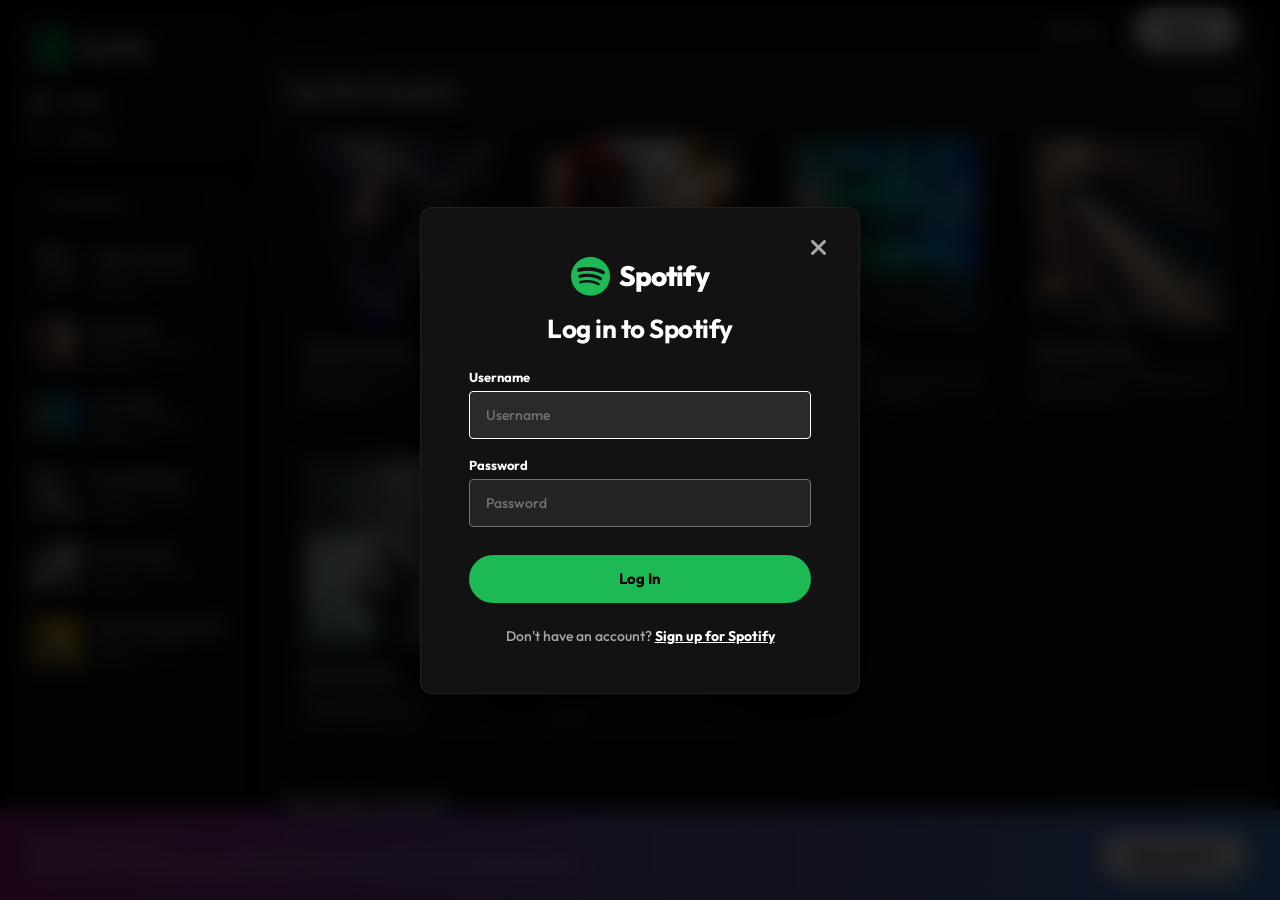
<file: profile.html>
<!DOCTYPE html>
<html lang="en">
<head>
  <meta charset="UTF-8">
  <meta name="viewport" content="width=device-width, initial-scale=1.0">
  <meta name="description" content="Spotify UI Clone - User Profile.">
  <title>Spotify - Profile</title>
  <!-- Font Awesome -->
  <link rel="stylesheet" href="https://cdnjs.cloudflare.com/ajax/libs/font-awesome/6.4.0/css/all.min.css">
  <!-- Custom Stylesheets -->
  <link rel="stylesheet" href="css/style.css">
  <link rel="stylesheet" href="css/components.css">
  <link rel="stylesheet" href="css/player.css">
  <link rel="stylesheet" href="css/animations.css">
  <link rel="stylesheet" href="css/responsive.css">
  <style>
    .profile-hero {
      display: flex;
      align-items: flex-end;
      gap: 32px;
      padding: 40px 32px 24px 32px;
      background: linear-gradient(to bottom, #333333 0%, rgba(18, 18, 18, 0.4) 100%);
      margin-top: 16px;
    }
    
    .profile-avatar-container {
      position: relative;
      width: 192px;
      height: 192px;
      border-radius: 50%;
      box-shadow: 0 12px 36px rgba(0, 0, 0, 0.6);
      cursor: pointer;
      overflow: hidden;
    }
    
    .profile-avatar-img {
      width: 100%;
      height: 100%;
      object-fit: cover;
      transition: filter 0.3s ease;
    }
    
    .profile-avatar-overlay {
      position: absolute;
      top: 0;
      left: 0;
      width: 100%;
      height: 100%;
      background-color: rgba(0, 0, 0, 0.6);
      color: #ffffff;
      display: flex;
      flex-direction: column;
      align-items: center;
      justify-content: center;
      gap: 8px;
      font-size: 14px;
      font-weight: 700;
      opacity: 0;
      transition: opacity 0.3s ease;
    }
    
    .profile-avatar-container:hover .profile-avatar-overlay {
      opacity: 1;
    }
    
    .profile-avatar-container:hover .profile-avatar-img {
      filter: brightness(0.7);
    }
    
    .profile-info {
      display: flex;
      flex-direction: column;
      gap: 8px;
      text-align: left;
    }
    
    .profile-label {
      font-size: 12px;
      font-weight: 800;
      text-transform: uppercase;
      letter-spacing: 0.1em;
    }
    
    .profile-name-display {
      font-size: 72px;
      font-weight: 800;
      letter-spacing: -3px;
      margin: 4px 0 12px 0;
      line-height: 1;
      cursor: pointer;
    }
    
    .profile-name-display:hover {
      text-decoration: underline;
    }
    
    .profile-stats {
      font-size: 14px;
      font-weight: 600;
      color: var(--text-main);
    }
    
    /* Edit Profile Modal Styles */
    .edit-modal-overlay {
      position: fixed;
      top: 0;
      left: 0;
      width: 100vw;
      height: 100vh;
      background-color: rgba(0, 0, 0, 0.8);
      backdrop-filter: blur(8px);
      display: flex;
      justify-content: center;
      align-items: center;
      z-index: 100000;
      opacity: 0;
      pointer-events: none;
      transition: opacity 0.3s ease;
    }
    
    .edit-modal-overlay.active {
      opacity: 1;
      pointer-events: auto;
    }
    
    .edit-modal-card {
      background-color: #282828;
      border-radius: 8px;
      width: 520px;
      max-width: 90%;
      padding: 24px;
      box-shadow: 0 12px 36px rgba(0, 0, 0, 0.5);
      position: relative;
      transform: scale(0.95);
      transition: transform 0.3s cubic-bezier(0.34, 1.56, 0.64, 1);
    }
    
    .edit-modal-overlay.active .edit-modal-card {
      transform: scale(1);
    }
    
    .edit-modal-header {
      display: flex;
      justify-content: space-between;
      align-items: center;
      margin-bottom: 24px;
    }
    
    .edit-modal-title {
      font-size: 22px;
      font-weight: 700;
    }
    
    .edit-modal-close {
      font-size: 20px;
      color: var(--text-muted);
      cursor: pointer;
      background: none;
      border: none;
    }
    
    .edit-modal-close:hover {
      color: var(--text-main);
    }
    
    .edit-form-content {
      display: flex;
      gap: 24px;
      align-items: flex-start;
    }
    
    .edit-avatar-selector {
      display: flex;
      flex-direction: column;
      align-items: center;
      gap: 12px;
      width: 160px;
    }
    
    .edit-avatar-preview {
      width: 140px;
      height: 140px;
      border-radius: 50%;
      object-fit: cover;
      box-shadow: 0 4px 12px rgba(0,0,0,0.3);
    }
    
    .edit-avatar-select-btn {
      background-color: transparent;
      border: 1px solid rgba(255,255,255,0.3);
      padding: 6px 12px;
      font-size: 12px;
      font-weight: 700;
      border-radius: 20px;
      cursor: pointer;
      transition: border-color 0.2s, background-color 0.2s;
    }
    
    .edit-avatar-select-btn:hover {
      border-color: #ffffff;
      background-color: rgba(255,255,255,0.05);
    }
    
    .edit-inputs {
      flex-grow: 1;
      display: flex;
      flex-direction: column;
      gap: 16px;
      text-align: left;
    }
    
    .edit-input-group {
      display: flex;
      flex-direction: column;
      gap: 8px;
    }
    
    .edit-input-label {
      font-size: 11px;
      font-weight: 700;
      color: var(--text-muted);
      text-transform: uppercase;
    }
    
    .edit-input-field {
      height: 40px;
      background-color: #3e3e3e;
      border: 1px solid transparent;
      border-radius: 4px;
      padding: 0 12px;
      font-size: 14px;
      color: #ffffff;
      font-weight: 500;
      width: 100%;
    }
    
    .edit-input-field:focus {
      background-color: #4e4e4e;
      border-color: rgba(255,255,255,0.2);
    }
    
    .edit-save-btn {
      align-self: flex-end;
      background-color: var(--spotify-white);
      color: var(--spotify-black);
      font-weight: 700;
      padding: 12px 32px;
      border-radius: 500px;
      font-size: 14px;
      cursor: pointer;
      transition: transform 0.2s, background-color 0.2s;
      margin-top: 16px;
    }
    
    .edit-save-btn:hover {
      background-color: #f6f6f6;
      transform: scale(1.04);
    }
  </style>
</head>
<body>

  <div class="app-container">
    
    <!-- ==========================================
         1. Left Sidebar Navigation Panel
         ========================================== -->
    <aside class="sidebar">
      
      <div class="sidebar-panel">
        <a href="index.html" class="sidebar-logo">
          <img src="assets/images/logo.png" alt="Spotify Logo">
          <span>Spotify</span>
        </a>
        <ul class="sidebar-nav-list">
          <li class="sidebar-nav-item">
            <a href="index.html">
              <i class="fa-solid fa-house"></i>
              <span>Home</span>
            </a>
          </li>
          <li class="sidebar-nav-item">
            <a href="search.html">
              <i class="fa-solid fa-magnifying-glass"></i>
              <span>Search</span>
            </a>
          </li>
        </ul>
      </div>

      <div class="sidebar-panel library-panel">
        <div class="library-header">
          <div class="library-title" onclick="window.location.href='library.html'">
            <i class="fa-solid fa-lines-lean"></i>
            <span>Your Library</span>
          </div>
          <button class="control-btn" style="width:24px; height:24px;" onclick="showToast('Create Playlist clicked')">
            <i class="fa-solid fa-plus" style="font-size:12px;"></i>
          </button>
        </div>
        <div class="library-scroll" id="library-playlists">
          <!-- Library items loaded dynamically -->
        </div>
      </div>

    </aside>

    <!-- ==========================================
         2. Main Application View Section
         ========================================== -->
    <main class="main-view fade-in-up">
      
      <!-- Top Sticky Navigation Bar -->
      <header class="top-bar">
        <div class="nav-controls">
          <button class="control-btn" id="nav-back"><i class="fa-solid fa-chevron-left"></i></button>
          <button class="control-btn disabled" id="nav-forward"><i class="fa-solid fa-chevron-right"></i></button>
        </div>

        <div style="display:flex; gap:16px; align-items:center;">
          <button class="badge badge-dark" onclick="window.location.href='premium.html'">Explore Premium</button>
          
          <!-- User Profile Dropdown -->
          <div class="user-menu" id="user-menu-trigger">
            <img src="assets/artists/taylor_swift.jpg" class="user-avatar" id="header-avatar" alt="Avatar">
            <span class="user-name">Praveen Kumar</span>
            <i class="fa-solid fa-caret-down" style="font-size:10px;"></i>
            
            <div class="me-dropdown" id="user-dropdown-menu" style="position: absolute; top: 36px; right: 0; width: 180px; background-color: var(--spotify-card); border-radius: 4px; display: none; flex-direction: column; z-index: 1000; padding: 4px; box-shadow: 0 8px 16px rgba(0,0,0,0.5);">
              <a href="profile.html" style="padding: 10px 12px; font-size:13px; font-weight:600; border-radius:3px;" class="sidebar-nav-item">Profile</a>
              <a href="settings.html" style="padding: 10px 12px; font-size:13px; font-weight:600; border-radius:3px;" class="sidebar-nav-item">Settings</a>
              <hr style="border:none; border-bottom:1px solid rgba(255,255,255,0.05); margin:4px 0;">
              <a href="#" style="padding: 10px 12px; font-size:13px; font-weight:600; border-radius:3px;" class="sidebar-nav-item">Log out</a>
            </div>
          </div>
        </div>
      </header>

      <!-- Scrollable Profile Content -->
      <div style="flex-grow:1; overflow-y:auto; padding-bottom:48px;">
        
        <!-- Large Profile Hero -->
        <div class="profile-hero" id="profile-hero-section">
          <div class="profile-avatar-container" onclick="openEditProfile()">
            <img src="assets/artists/taylor_swift.jpg" class="profile-avatar-img" id="profile-hero-avatar" alt="User Avatar">
            <div class="profile-avatar-overlay">
              <i class="fa-solid fa-pen" style="font-size: 24px;"></i>
              <span>Choose photo</span>
            </div>
          </div>
          
          <div class="profile-info">
            <span class="profile-label">Profile</span>
            <h1 class="profile-name-display" id="profile-hero-name" onclick="openEditProfile()">Praveen Kumar</h1>
            <div class="profile-stats">
              <span id="profile-playlists-count">3 Public Playlists</span> &bull; 
              <span>12 Followers</span> &bull; 
              <span>24 Following</span>
            </div>
          </div>
        </div>

        <!-- Public Playlists Section -->
        <section class="section-container" style="padding-top: 32px;">
          <div class="section-header">
            <h2 class="section-title">Public Playlists</h2>
          </div>
          
          <div class="cards-grid">
            
            <div class="music-card" onclick="window.location.href='library.html'">
              <div class="card-img-wrapper" style="background: linear-gradient(135deg, #450af5 0%, #8e8ee5 100%); display:flex; align-items:center; justify-content:center;">
                <i class="fa-solid fa-heart" style="font-size: 48px; color:#ffffff;"></i>
              </div>
              <span class="card-title">Liked Songs</span>
              <p class="card-desc">Your personal collection of favorite tracks.</p>
            </div>
            
            <div class="music-card" onclick="showToast('Browsing My Chill Mix')">
              <div class="card-img-wrapper">
                <img src="assets/playlists/lofi_beats.jpg" class="card-img" alt="">
                <button class="card-play-btn" onclick="event.stopPropagation(); playTrack(6)">
                  <i class="fa-solid fa-play"></i>
                </button>
              </div>
              <span class="card-title">My Chill Mix</span>
              <p class="card-desc">Lofi beats and acoustic hits created by you.</p>
            </div>

            <div class="music-card" onclick="showToast('Browsing Work & Focus')">
              <div class="card-img-wrapper">
                <img src="assets/playlists/peaceful_piano.jpg" class="card-img" alt="">
                <button class="card-play-btn" onclick="event.stopPropagation(); playTrack(5)">
                  <i class="fa-solid fa-play"></i>
                </button>
              </div>
              <span class="card-title">Work & Focus</span>
              <p class="card-desc">Classical music and ambient sounds.</p>
            </div>

          </div>
        </section>

      </div>

    </main>

  </div>

  <!-- Mobile Navigation -->
  <nav class="mobile-nav-bar">
    <a href="index.html" class="mobile-nav-item">
      <i class="fa-solid fa-house"></i>
      <span>Home</span>
    </a>
    <a href="search.html" class="mobile-nav-item">
      <i class="fa-solid fa-magnifying-glass"></i>
      <span>Search</span>
    </a>
    <a href="library.html" class="mobile-nav-item">
      <i class="fa-solid fa-lines-lean"></i>
      <span>Your Library</span>
    </a>
  </nav>

  <!-- Bottom Player Control Bar -->
  <footer class="player-bar">
    <div class="player-left">
      <img src="assets/albums/after_hours.jpg" class="player-album-art" id="player-art" alt="">
      <div class="player-track-info">
        <span class="player-track-title" id="player-title" onclick="viewAlbum('After Hours')">Blinding Lights</span>
        <span class="player-track-artist" id="player-artist">The Weeknd</span>
      </div>
      <button class="player-like-btn" id="player-like"><i class="fa-regular fa-heart"></i></button>
    </div>

    <div class="player-center">
      <div class="playback-controls">
        <button class="btn-icon" id="player-shuffle"><i class="fa-solid fa-shuffle"></i></button>
        <button class="btn-icon" id="player-prev"><i class="fa-solid fa-backward-step"></i></button>
        <button class="btn-play-pause" id="player-play-pause"><i class="fa-solid fa-play"></i></button>
        <button class="btn-icon btn-next-mobile" id="player-next"><i class="fa-solid fa-forward-step"></i></button>
        <button class="btn-icon" id="player-repeat"><i class="fa-solid fa-repeat"></i></button>
      </div>
      <div class="progress-container">
        <span class="time-stamp" id="player-current-time">0:00</span>
        <div class="progress-bar-wrapper" id="player-seek-bar">
          <div class="progress-bar-fill" id="player-progress-fill">
            <div class="progress-handle"></div>
          </div>
        </div>
        <span class="time-stamp" id="player-duration-total">3:20</span>
      </div>
    </div>

    <div class="player-right">
      <button class="btn-icon" onclick="showToast('Open lyrics panel')"><i class="fa-solid fa-microphone-lines"></i></button>
      <button class="btn-icon" onclick="showToast('Show music queue')"><i class="fa-solid fa-list-ul"></i></button>
      <button class="btn-icon" onclick="showToast('Connect to a device')"><i class="fa-solid fa-computer-speaker"></i></button>
      <div class="volume-container">
        <button class="btn-icon" id="player-volume-icon"><i class="fa-solid fa-volume-high"></i></button>
        <div class="volume-bar-wrapper" id="player-volume-bar">
          <div class="volume-bar-fill" id="player-volume-fill">
            <div class="progress-handle"></div>
          </div>
        </div>
      </div>
      <button class="btn-icon" onclick="showToast('Toggle full screen player')"><i class="fa-solid fa-maximize"></i></button>
    </div>
  </footer>

  <!-- ==========================================
       3. Edit Profile Modal
       ========================================== -->
  <div class="edit-modal-overlay" id="edit-profile-modal">
    <div class="edit-modal-card">
      <div class="edit-modal-header">
        <h2 class="edit-modal-title">Profile details</h2>
        <button class="edit-modal-close" onclick="closeEditProfile()"><i class="fa-solid fa-xmark"></i></button>
      </div>
      
      <div class="edit-form-content">
        <div class="edit-avatar-selector">
          <img src="assets/artists/taylor_swift.jpg" class="edit-avatar-preview" id="edit-avatar-preview-img" alt="Avatar Preview">
          <button class="edit-avatar-select-btn" onclick="rotateAvatar()">Change Avatar</button>
        </div>
        
        <div class="edit-inputs">
          <div class="edit-input-group">
            <label class="edit-input-label" for="edit-display-name">Name</label>
            <input type="text" id="edit-display-name" class="edit-input-field" placeholder="Display Name" required>
          </div>
          
          <button class="edit-save-btn" onclick="saveProfileChanges()">Save</button>
        </div>
      </div>
    </div>
  </div>

  <!-- JavaScript Imports -->
  <script src="js/app.js"></script>
  <script src="js/player.js"></script>
  <script src="js/navigation.js"></script>
  <script>
    // List of pre-installed avatars for rotating
    const AVATAR_OPTIONS = [
      "assets/artists/taylor_swift.jpg",
      "assets/artists/the_weeknd.jpg",
      "assets/artists/billie_eilish.jpg",
      "assets/artists/drake.jpg",
      "assets/artists/ed_sheeran.jpg"
    ];
    let currentAvatarIdx = 0;

    document.addEventListener("DOMContentLoaded", () => {
      // Sync initial profile values
      syncProfileInfo();
    });

    function syncProfileInfo() {
      const username = localStorage.getItem("spotify_username") || "Praveen Kumar";
      const displayName = username.charAt(0).toUpperCase() + username.slice(1);
      
      const avatarUrl = localStorage.getItem("spotify_user_avatar") || "assets/artists/taylor_swift.jpg";
      
      document.getElementById("profile-hero-name").textContent = displayName;
      document.getElementById("profile-hero-avatar").src = avatarUrl;
      document.getElementById("edit-avatar-preview-img").src = avatarUrl;
      document.getElementById("edit-display-name").value = displayName;
      
      // Update header avatar
      const headerAvatar = document.getElementById("header-avatar");
      if (headerAvatar) headerAvatar.src = avatarUrl;
      
      // Update index of current avatar
      const idx = AVATAR_OPTIONS.indexOf(avatarUrl);
      if (idx !== -1) currentAvatarIdx = idx;
    }

    window.openEditProfile = function() {
      const modal = document.getElementById("edit-profile-modal");
      if (modal) {
        syncProfileInfo();
        modal.classList.add("active");
      }
    }

    window.closeEditProfile = function() {
      const modal = document.getElementById("edit-profile-modal");
      if (modal) {
        modal.classList.remove("active");
      }
    }

    window.rotateAvatar = function() {
      currentAvatarIdx = (currentAvatarIdx + 1) % AVATAR_OPTIONS.length;
      const nextAvatar = AVATAR_OPTIONS[currentAvatarIdx];
      document.getElementById("edit-avatar-preview-img").src = nextAvatar;
    }

    window.saveProfileChanges = function() {
      const newName = document.getElementById("edit-display-name").value.trim();
      const newAvatar = document.getElementById("edit-avatar-preview-img").src;
      
      if (!newName) {
        showToast("Name cannot be empty!");
        return;
      }
      
      // Save to localStorage
      localStorage.setItem("spotify_username", newName.toLowerCase());
      
      // Extract relative path for avatar
      let relativeAvatar = newAvatar;
      if (newAvatar.includes("assets/")) {
        relativeAvatar = "assets/" + newAvatar.split("assets/")[1];
      }
      localStorage.setItem("spotify_user_avatar", relativeAvatar);
      
      // Sync immediately
      syncProfileInfo();
      
      // Update globally loaded header details via applyLoginState if defined
      if (typeof applyLoginState === "function") {
        applyLoginState();
      }
      
      closeEditProfile();
      showToast("Profile updated successfully!");
    }
  </script>
</body>
</html>
</file>
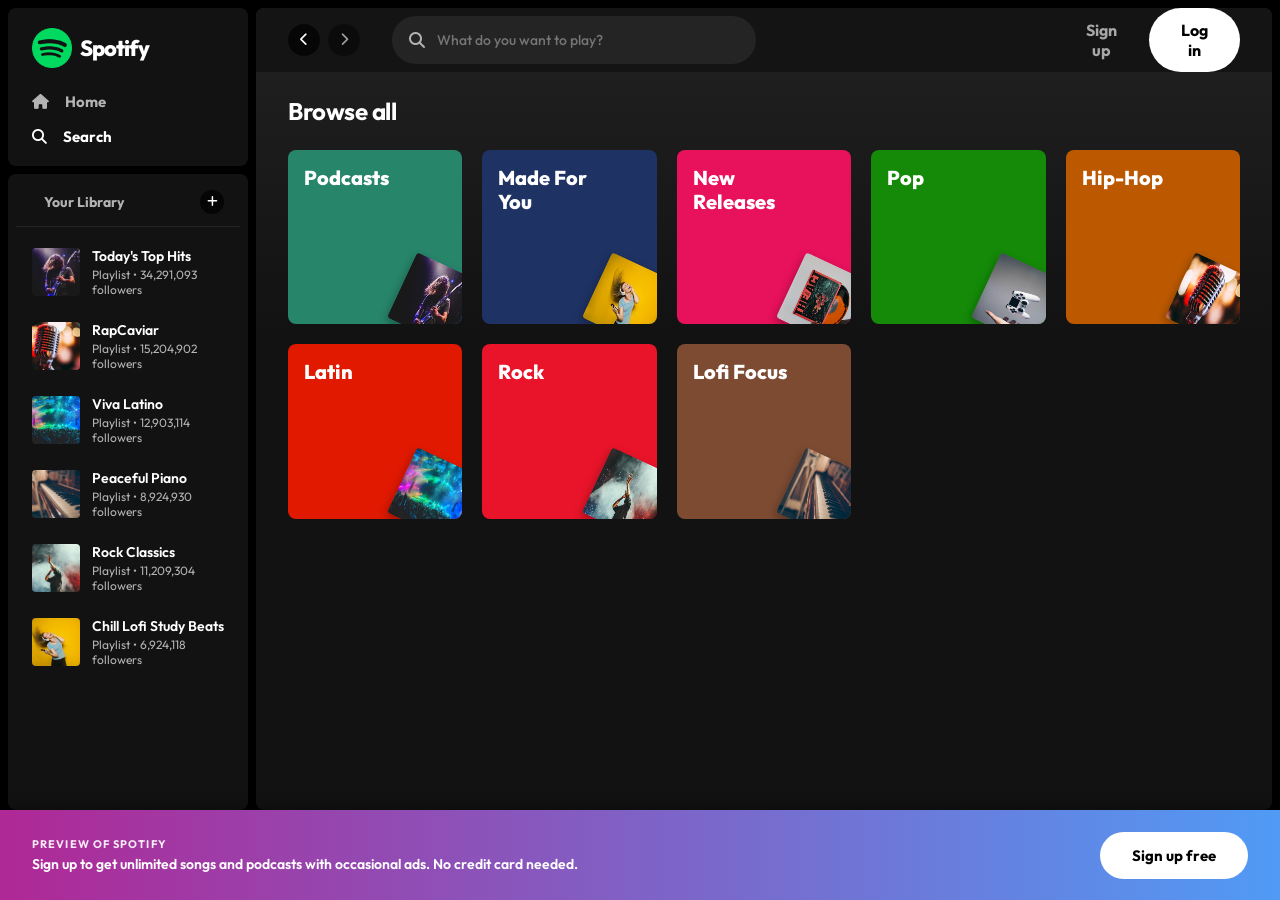
<file: search.html>
<!DOCTYPE html>
<html lang="en">
<head>
  <meta charset="UTF-8">
  <meta name="viewport" content="width=device-width, initial-scale=1.0">
  <meta name="description" content="Spotify UI Clone - Search and browse categories.">
  <title>Spotify - Search</title>
  <!-- Font Awesome -->
  <link rel="stylesheet" href="https://cdnjs.cloudflare.com/ajax/libs/font-awesome/6.4.0/css/all.min.css">
  <!-- Custom Stylesheets -->
  <link rel="stylesheet" href="css/style.css">
  <link rel="stylesheet" href="css/components.css">
  <link rel="stylesheet" href="css/player.css">
  <link rel="stylesheet" href="css/animations.css">
  <link rel="stylesheet" href="css/responsive.css">
  <style>
    /* Search Bar Custom CSS inside Header */
    .header-search-bar {
      display: flex;
      align-items: center;
      background-color: #242424;
      border-radius: 500px;
      padding: 6px 16px;
      height: 48px;
      width: 100%;
      max-width: 364px;
      border: 1px solid transparent;
      transition: background-color 0.2s, border-color 0.2s;
    }
    .header-search-bar:focus-within {
      background-color: #2a2a2a;
      border-color: rgba(255, 255, 255, 0.4);
    }
    .header-search-bar i {
      font-size: 16px;
      color: var(--text-muted);
      margin-right: 12px;
    }
    .header-search-bar input {
      font-size: 14px;
      font-weight: 500;
      color: var(--spotify-white);
      width: 100%;
    }
    .header-search-bar input::placeholder {
      color: #757575;
    }
  </style>
</head>
<body>

  <div class="app-container">
    
    <!-- ==========================================
         1. Left Sidebar Navigation Panel
         ========================================== -->
    <aside class="sidebar">
      
      <div class="sidebar-panel">
        <a href="index.html" class="sidebar-logo">
          <img src="assets/images/logo.png" alt="Spotify Logo">
          <span>Spotify</span>
        </a>
        <ul class="sidebar-nav-list">
          <li class="sidebar-nav-item">
            <a href="index.html">
              <i class="fa-solid fa-house"></i>
              <span>Home</span>
            </a>
          </li>
          <li class="sidebar-nav-item active">
            <a href="search.html">
              <i class="fa-solid fa-magnifying-glass"></i>
              <span>Search</span>
            </a>
          </li>
        </ul>
      </div>

      <div class="sidebar-panel library-panel">
        <div class="library-header">
          <div class="library-title" onclick="window.location.href='library.html'">
            <i class="fa-solid fa-lines-lean"></i>
            <span>Your Library</span>
          </div>
          <button class="control-btn" style="width:24px; height:24px;" onclick="showToast('Create Playlist clicked')">
            <i class="fa-solid fa-plus" style="font-size:12px;"></i>
          </button>
        </div>
        <div class="library-scroll" id="library-playlists">
          <!-- Library items loaded dynamically -->
        </div>
      </div>

    </aside>

    <!-- ==========================================
         2. Main Application View Section
         ========================================== -->
    <main class="main-view fade-in-up">
      
      <!-- Top Sticky Navigation Bar -->
      <header class="top-bar">
        <div style="display:flex; gap:16px; align-items:center; width: 100%;">
          <div class="nav-controls">
            <button class="control-btn" id="nav-back"><i class="fa-solid fa-chevron-left"></i></button>
            <button class="control-btn disabled" id="nav-forward"><i class="fa-solid fa-chevron-right"></i></button>
          </div>
          
          <!-- Search input box in header -->
          <div class="header-search-bar" style="margin-left:16px;">
            <i class="fa-solid fa-magnifying-glass"></i>
            <input type="text" id="search-input-field" placeholder="What do you want to play?" autocomplete="off">
          </div>
        </div>

        <div>
          <!-- User Menu Dropdown -->
          <div class="user-menu" id="user-menu-trigger">
            <img src="assets/artists/taylor_swift.jpg" class="user-avatar" alt="Avatar">
            <span class="user-name">Praveen Kumar</span>
            <i class="fa-solid fa-caret-down" style="font-size:10px;"></i>
            
            <div class="me-dropdown" id="user-dropdown-menu" style="position: absolute; top: 36px; right: 0; width: 180px; background-color: var(--spotify-card); border-radius: 4px; display: none; flex-direction: column; z-index: 1000; padding: 4px; box-shadow: 0 8px 16px rgba(0,0,0,0.5);">
              <a href="#" style="padding: 10px 12px; font-size:13px; font-weight:600; border-radius:3px;" class="sidebar-nav-item" onclick="showToast('Profile clicked')">Profile</a>
              <a href="#" style="padding: 10px 12px; font-size:13px; font-weight:600; border-radius:3px;" class="sidebar-nav-item" onclick="showToast('Settings clicked')">Settings</a>
              <hr style="border:none; border-bottom:1px solid rgba(255,255,255,0.05); margin:4px 0;">
              <a href="index.html" style="padding: 10px 12px; font-size:13px; font-weight:600; border-radius:3px;" class="sidebar-nav-item">Log out</a>
            </div>
          </div>
        </div>
      </header>

      <!-- Scrollable Search view -->
      <div style="flex-grow:1; overflow-y:auto; padding-bottom:32px;">
        
        <!-- Live search results container -->
        <section class="section-container" id="search-results-section" style="display:none;">
          <h2 class="section-title" style="margin-bottom:16px;">Search Results</h2>
          <div id="search-results-list">
            <!-- Dynamic search list matching query -->
          </div>
        </section>

        <!-- Browse Categories section -->
        <section class="section-container" id="search-categories-section">
          <h2 class="section-title" style="margin-bottom:24px;">Browse all</h2>
          <div class="cards-grid" id="search-categories-grid" style="grid-template-columns: repeat(auto-fill, minmax(160px, 1fr)); gap:20px;">
            <!-- Category cards loaded by search.js -->
          </div>
        </section>

      </div>

    </main>

  </div>

  <!-- Mobile sticky Nav -->
  <nav class="mobile-nav-bar">
    <a href="index.html" class="mobile-nav-item">
      <i class="fa-solid fa-house"></i>
      <span>Home</span>
    </a>
    <a href="search.html" class="mobile-nav-item active">
      <i class="fa-solid fa-magnifying-glass"></i>
      <span>Search</span>
    </a>
    <a href="library.html" class="mobile-nav-item">
      <i class="fa-solid fa-lines-lean"></i>
      <span>Your Library</span>
    </a>
  </nav>

  <!-- Bottom Player bar -->
  <footer class="player-bar">
    <div class="player-left">
      <img src="assets/albums/after_hours.jpg" class="player-album-art" id="player-art" alt="">
      <div class="player-track-info">
        <span class="player-track-title" id="player-title" onclick="viewAlbum('After Hours')">Blinding Lights</span>
        <span class="player-track-artist" id="player-artist">The Weeknd</span>
      </div>
      <button class="player-like-btn" id="player-like"><i class="fa-regular fa-heart"></i></button>
    </div>

    <div class="player-center">
      <div class="playback-controls">
        <button class="btn-icon" id="player-shuffle"><i class="fa-solid fa-shuffle"></i></button>
        <button class="btn-icon" id="player-prev"><i class="fa-solid fa-backward-step"></i></button>
        <button class="btn-play-pause" id="player-play-pause"><i class="fa-solid fa-play"></i></button>
        <button class="btn-icon btn-next-mobile" id="player-next"><i class="fa-solid fa-forward-step"></i></button>
        <button class="btn-icon" id="player-repeat"><i class="fa-solid fa-repeat"></i></button>
      </div>
      <div class="progress-container">
        <span class="time-stamp" id="player-current-time">0:00</span>
        <div class="progress-bar-wrapper" id="player-seek-bar">
          <div class="progress-bar-fill" id="player-progress-fill">
            <div class="progress-handle"></div>
          </div>
        </div>
        <span class="time-stamp" id="player-duration-total">3:20</span>
      </div>
    </div>

    <div class="player-right">
      <button class="btn-icon" onclick="showToast('Open lyrics panel')"><i class="fa-solid fa-microphone-lines"></i></button>
      <button class="btn-icon" onclick="showToast('Show music queue')"><i class="fa-solid fa-list-ul"></i></button>
      <button class="btn-icon" onclick="showToast('Connect to a device')"><i class="fa-solid fa-computer-speaker"></i></button>
      <div class="volume-container">
        <button class="btn-icon" id="player-volume-icon"><i class="fa-solid fa-volume-high"></i></button>
        <div class="volume-bar-wrapper" id="player-volume-bar">
          <div class="volume-bar-fill" id="player-volume-fill">
            <div class="progress-handle"></div>
          </div>
        </div>
      </div>
      <button class="btn-icon" onclick="showToast('Toggle full screen player')"><i class="fa-solid fa-maximize"></i></button>
    </div>
  </footer>

  <!-- Scripts -->
  <script src="js/app.js"></script>
  <script src="js/player.js"></script>
  <script src="js/search.js"></script>
  <script src="js/navigation.js"></script>
</body>
</html>
</file>
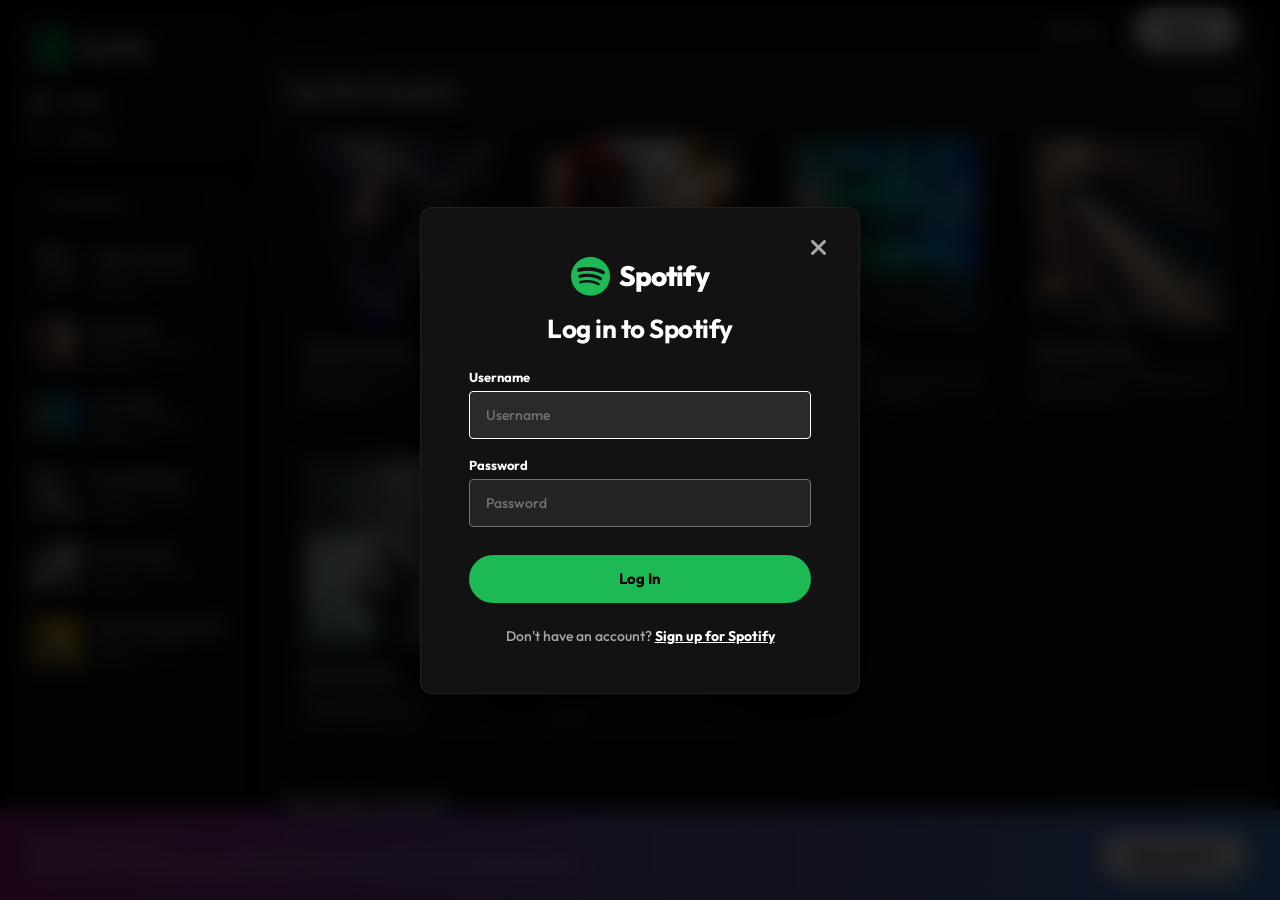
<file: settings.html>
<!DOCTYPE html>
<html lang="en">
<head>
  <meta charset="UTF-8">
  <meta name="viewport" content="width=device-width, initial-scale=1.0">
  <meta name="description" content="Spotify UI Clone - Settings.">
  <title>Spotify - Settings</title>
  <!-- Font Awesome -->
  <link rel="stylesheet" href="https://cdnjs.cloudflare.com/ajax/libs/font-awesome/6.4.0/css/all.min.css">
  <!-- Custom Stylesheets -->
  <link rel="stylesheet" href="css/style.css">
  <link rel="stylesheet" href="css/components.css">
  <link rel="stylesheet" href="css/player.css">
  <link rel="stylesheet" href="css/animations.css">
  <link rel="stylesheet" href="css/responsive.css">
  <style>
    .settings-container {
      padding: 32px;
      max-width: 800px;
      margin: 0 auto;
      text-align: left;
    }
    
    .settings-header {
      font-size: 32px;
      font-weight: 800;
      margin-bottom: 32px;
    }
    
    .settings-section {
      margin-bottom: 40px;
    }
    
    .settings-section-title {
      font-size: 18px;
      font-weight: 700;
      color: var(--text-main);
      border-bottom: 1px solid var(--border-light);
      padding-bottom: 8px;
      margin-bottom: 20px;
    }
    
    .settings-row {
      display: flex;
      justify-content: space-between;
      align-items: center;
      padding: 16px 0;
      border-bottom: 1px solid rgba(255,255,255,0.03);
    }
    
    .settings-info {
      display: flex;
      flex-direction: column;
      gap: 4px;
      padding-right: 16px;
    }
    
    .settings-label {
      font-size: 15px;
      font-weight: 600;
      color: var(--text-main);
    }
    
    .settings-desc {
      font-size: 13px;
      color: var(--text-muted);
      line-height: 1.4;
    }
    
    /* Styled Switch Toggle */
    .switch {
      position: relative;
      display: inline-block;
      width: 48px;
      height: 24px;
    }
    
    .switch input {
      opacity: 0;
      width: 0;
      height: 0;
    }
    
    .slider {
      position: absolute;
      cursor: pointer;
      top: 0;
      left: 0;
      right: 0;
      bottom: 0;
      background-color: #727272;
      transition: .3s;
      border-radius: 24px;
    }
    
    .slider:before {
      position: absolute;
      content: "";
      height: 18px;
      width: 18px;
      left: 3px;
      bottom: 3px;
      background-color: white;
      transition: .3s;
      border-radius: 50%;
    }
    
    input:checked + .slider {
      background-color: var(--spotify-green);
    }
    
    input:checked + .slider:before {
      transform: translateX(24px);
    }
    
    /* Dropdown Selection Style */
    .settings-select {
      background-color: #282828;
      color: white;
      border: 1px solid transparent;
      border-radius: 4px;
      height: 36px;
      padding: 0 12px;
      font-size: 13px;
      font-weight: 600;
      cursor: pointer;
      outline: none;
      min-width: 120px;
    }
    
    .settings-select:focus {
      border-color: rgba(255,255,255,0.2);
    }
    
    /* Styled action buttons */
    .settings-btn {
      background-color: var(--spotify-white);
      color: var(--spotify-black);
      font-weight: 700;
      padding: 10px 24px;
      border-radius: 500px;
      font-size: 13px;
      cursor: pointer;
      transition: transform 0.2s, background-color 0.2s;
    }
    
    .settings-btn:hover {
      background-color: #f6f6f6;
      transform: scale(1.04);
    }
    
    .settings-btn-danger {
      background-color: #e91429;
      color: white;
    }
    
    .settings-btn-danger:hover {
      background-color: #f12437;
    }
    
    .settings-btn-outline {
      background-color: transparent;
      color: white;
      border: 1px solid rgba(255,255,255,0.3);
    }
    
    .settings-btn-outline:hover {
      border-color: white;
      background-color: rgba(255,255,255,0.05);
    }
  </style>
</head>
<body>

  <div class="app-container">
    
    <!-- ==========================================
         1. Left Sidebar Navigation Panel
         ========================================== -->
    <aside class="sidebar">
      
      <div class="sidebar-panel">
        <a href="index.html" class="sidebar-logo">
          <img src="assets/images/logo.png" alt="Spotify Logo">
          <span>Spotify</span>
        </a>
        <ul class="sidebar-nav-list">
          <li class="sidebar-nav-item">
            <a href="index.html">
              <i class="fa-solid fa-house"></i>
              <span>Home</span>
            </a>
          </li>
          <li class="sidebar-nav-item">
            <a href="search.html">
              <i class="fa-solid fa-magnifying-glass"></i>
              <span>Search</span>
            </a>
          </li>
        </ul>
      </div>

      <div class="sidebar-panel library-panel">
        <div class="library-header">
          <div class="library-title" onclick="window.location.href='library.html'">
            <i class="fa-solid fa-lines-lean"></i>
            <span>Your Library</span>
          </div>
          <button class="control-btn" style="width:24px; height:24px;" onclick="showToast('Create Playlist clicked')">
            <i class="fa-solid fa-plus" style="font-size:12px;"></i>
          </button>
        </div>
        <div class="library-scroll" id="library-playlists">
          <!-- Library items loaded dynamically -->
        </div>
      </div>

    </aside>

    <!-- ==========================================
         2. Main Application View Section
         ========================================== -->
    <main class="main-view fade-in-up">
      
      <!-- Top Sticky Navigation Bar -->
      <header class="top-bar">
        <div class="nav-controls">
          <button class="control-btn" id="nav-back"><i class="fa-solid fa-chevron-left"></i></button>
          <button class="control-btn disabled" id="nav-forward"><i class="fa-solid fa-chevron-right"></i></button>
        </div>

        <div style="display:flex; gap:16px; align-items:center;">
          <button class="badge badge-dark" id="settings-premium-header-btn" onclick="window.location.href='premium.html'">Explore Premium</button>
          
          <!-- User Profile Dropdown -->
          <div class="user-menu" id="user-menu-trigger">
            <img src="assets/artists/taylor_swift.jpg" class="user-avatar" id="header-avatar" alt="Avatar">
            <span class="user-name">Praveen Kumar</span>
            <i class="fa-solid fa-caret-down" style="font-size:10px;"></i>
            
            <div class="me-dropdown" id="user-dropdown-menu" style="position: absolute; top: 36px; right: 0; width: 180px; background-color: var(--spotify-card); border-radius: 4px; display: none; flex-direction: column; z-index: 1000; padding: 4px; box-shadow: 0 8px 16px rgba(0,0,0,0.5);">
              <a href="profile.html" style="padding: 10px 12px; font-size:13px; font-weight:600; border-radius:3px;" class="sidebar-nav-item">Profile</a>
              <a href="settings.html" style="padding: 10px 12px; font-size:13px; font-weight:600; border-radius:3px;" class="sidebar-nav-item">Settings</a>
              <hr style="border:none; border-bottom:1px solid rgba(255,255,255,0.05); margin:4px 0;">
              <a href="#" style="padding: 10px 12px; font-size:13px; font-weight:600; border-radius:3px;" class="sidebar-nav-item">Log out</a>
            </div>
          </div>
        </div>
      </header>

      <!-- Scrollable Settings View -->
      <div style="flex-grow:1; overflow-y:auto;">
        
        <div class="settings-container">
          <h1 class="settings-header">Settings</h1>
          
          <!-- Account Section -->
          <div class="settings-section">
            <h2 class="settings-section-title">Account</h2>
            <div class="settings-row">
              <div class="settings-info">
                <span class="settings-label">Subscription Plan</span>
                <span class="settings-desc">Change or upgrade your Spotify subscription status.</span>
              </div>
              <button class="settings-btn" id="plan-toggle-btn" onclick="toggleSubscription()">Upgrade to Premium</button>
            </div>
            <div class="settings-row">
              <div class="settings-info">
                <span class="settings-label">App Language</span>
                <span class="settings-desc">Choose your preferred display language for the application.</span>
              </div>
              <select class="settings-select" onchange="showToast('Language updated')">
                <option value="en" selected>English</option>
                <option value="ta">Tamil (தமிழ்)</option>
                <option value="es">Spanish (Español)</option>
                <option value="hi">Hindi (हिंदी)</option>
              </select>
            </div>
          </div>

          <!-- Audio Quality Section -->
          <div class="settings-section">
            <h2 class="settings-section-title">Audio Quality</h2>
            <div class="settings-row">
              <div class="settings-info">
                <span class="settings-label">Streaming quality</span>
                <span class="settings-desc">Adjust audio compression for cellular or WiFi data.</span>
              </div>
              <select class="settings-select" onchange="showToast('Audio quality updated')">
                <option value="low">Low (24kbps)</option>
                <option value="normal" selected>Normal (96kbps)</option>
                <option value="high">High (160kbps)</option>
                <option value="very-high">Very High (320kbps)</option>
              </select>
            </div>
            <div class="settings-row">
              <div class="settings-info">
                <span class="settings-label">Normalize volume</span>
                <span class="settings-desc">Set the same volume level for all tracks.</span>
              </div>
              <label class="switch">
                <input type="checkbox" checked onchange="showToast('Volume normalization toggled')">
                <span class="slider"></span>
              </label>
            </div>
          </div>

          <!-- Display Options Section -->
          <div class="settings-section">
            <h2 class="settings-section-title">Display Options</h2>
            <div class="settings-row">
              <div class="settings-info">
                <span class="settings-label">Show artist background on player</span>
                <span class="settings-desc">Display animated backdrop art of the active artist.</span>
              </div>
              <label class="switch">
                <input type="checkbox" checked id="toggle-artist-art" onchange="showToast('Backdrop option updated')">
                <span class="slider"></span>
              </label>
            </div>
            <div class="settings-row">
              <div class="settings-info">
                <span class="settings-label">Enable glassmorphism in headers</span>
                <span class="settings-desc">Sleek blur transparency effects for sticky layouts.</span>
              </div>
              <label class="switch">
                <input type="checkbox" checked onchange="showToast('Glassmorphism toggled')">
                <span class="slider"></span>
              </label>
            </div>
          </div>

          <!-- App Cache & Reset Section -->
          <div class="settings-section">
            <h2 class="settings-section-title">App Data & Cache</h2>
            <div class="settings-row">
              <div class="settings-info">
                <span class="settings-label">Clear offline track cache</span>
                <span class="settings-desc">Free up storage by clearing temporarily stored songs.</span>
              </div>
              <button class="settings-btn settings-btn-outline" onclick="showToast('Cache cleared successfully!')">Clear Cache</button>
            </div>
            <div class="settings-row">
              <div class="settings-info">
                <span class="settings-label">Reset Application Data</span>
                <span class="settings-desc" style="color: #e91429;">WARNING: This will sign you out and reset all liked songs and user edits.</span>
              </div>
              <button class="settings-btn settings-btn-danger" onclick="resetAppData()">Reset Data</button>
            </div>
          </div>

        </div>

      </div>

    </main>

  </div>

  <!-- Mobile Navigation -->
  <nav class="mobile-nav-bar">
    <a href="index.html" class="mobile-nav-item">
      <i class="fa-solid fa-house"></i>
      <span>Home</span>
    </a>
    <a href="search.html" class="mobile-nav-item">
      <i class="fa-solid fa-magnifying-glass"></i>
      <span>Search</span>
    </a>
    <a href="library.html" class="mobile-nav-item">
      <i class="fa-solid fa-lines-lean"></i>
      <span>Your Library</span>
    </a>
  </nav>

  <!-- Bottom Player Control Bar -->
  <footer class="player-bar">
    <div class="player-left">
      <img src="assets/albums/after_hours.jpg" class="player-album-art" id="player-art" alt="">
      <div class="player-track-info">
        <span class="player-track-title" id="player-title" onclick="viewAlbum('After Hours')">Blinding Lights</span>
        <span class="player-track-artist" id="player-artist">The Weeknd</span>
      </div>
      <button class="player-like-btn" id="player-like"><i class="fa-regular fa-heart"></i></button>
    </div>

    <div class="player-center">
      <div class="playback-controls">
        <button class="btn-icon" id="player-shuffle"><i class="fa-solid fa-shuffle"></i></button>
        <button class="btn-icon" id="player-prev"><i class="fa-solid fa-backward-step"></i></button>
        <button class="btn-play-pause" id="player-play-pause"><i class="fa-solid fa-play"></i></button>
        <button class="btn-icon btn-next-mobile" id="player-next"><i class="fa-solid fa-forward-step"></i></button>
        <button class="btn-icon" id="player-repeat"><i class="fa-solid fa-repeat"></i></button>
      </div>
      <div class="progress-container">
        <span class="time-stamp" id="player-current-time">0:00</span>
        <div class="progress-bar-wrapper" id="player-seek-bar">
          <div class="progress-bar-fill" id="player-progress-fill">
            <div class="progress-handle"></div>
          </div>
        </div>
        <span class="time-stamp" id="player-duration-total">3:20</span>
      </div>
    </div>

    <div class="player-right">
      <button class="btn-icon" onclick="showToast('Open lyrics panel')"><i class="fa-solid fa-microphone-lines"></i></button>
      <button class="btn-icon" onclick="showToast('Show music queue')"><i class="fa-solid fa-list-ul"></i></button>
      <button class="btn-icon" onclick="showToast('Connect to a device')"><i class="fa-solid fa-computer-speaker"></i></button>
      <div class="volume-container">
        <button class="btn-icon" id="player-volume-icon"><i class="fa-solid fa-volume-high"></i></button>
        <div class="volume-bar-wrapper" id="player-volume-bar">
          <div class="volume-bar-fill" id="player-volume-fill">
            <div class="progress-handle"></div>
          </div>
        </div>
      </div>
      <button class="btn-icon" onclick="showToast('Toggle full screen player')"><i class="fa-solid fa-maximize"></i></button>
    </div>
  </footer>

  <!-- JavaScript Imports -->
  <script src="js/app.js"></script>
  <script src="js/player.js"></script>
  <script src="js/navigation.js"></script>
  <script>
    document.addEventListener("DOMContentLoaded", () => {
      // Sync plan status
      syncPlanUI();
      
      // Sync avatar in settings header
      const avatarUrl = localStorage.getItem("spotify_user_avatar") || "assets/artists/taylor_swift.jpg";
      const headerAvatar = document.getElementById("header-avatar");
      if (headerAvatar) headerAvatar.src = avatarUrl;
    });

    function syncPlanUI() {
      const isPremium = localStorage.getItem("spotify_premium_plan") === "true";
      const planBtn = document.getElementById("plan-toggle-btn");
      const exploreBtn = document.getElementById("settings-premium-header-btn");
      
      if (planBtn) {
        if (isPremium) {
          planBtn.textContent = "Downgrade to Free Plan";
          planBtn.className = "settings-btn settings-btn-outline";
        } else {
          planBtn.textContent = "Upgrade to Premium";
          planBtn.className = "settings-btn";
        }
      }
      
      if (exploreBtn) {
        exploreBtn.style.display = isPremium ? "none" : "inline-block";
      }
    }

    window.toggleSubscription = function() {
      const isCurrentlyPremium = localStorage.getItem("spotify_premium_plan") === "true";
      localStorage.setItem("spotify_premium_plan", !isCurrentlyPremium);
      
      syncPlanUI();
      
      if (!isCurrentlyPremium) {
        showToast("Upgraded to Premium successfully!");
      } else {
        showToast("Downgraded to Free plan.");
      }
    }

    window.resetAppData = function() {
      if (confirm("Are you sure you want to reset all Spotify clone settings and data? This will log you out.")) {
        localStorage.clear();
        showToast("Application data reset. Reloading...");
        setTimeout(() => {
          window.location.href = "index.html";
        }, 1200);
      }
    }
  </script>
</body>
</html>
</file>
<file: css/style.css>
/* style.css - Spotify UI Clone Base Layout and Styling System */

@import url('https://fonts.googleapis.com/css2?family=Outfit:wght@300;400;500;600;700;800&display=swap');

:root {
  /* Colors */
  --spotify-black: #000000;
  --spotify-dark: #121212;
  --spotify-card: #181818;
  --spotify-card-hover: #282828;
  --spotify-green: #1db954;
  --spotify-green-hover: #1ed760;
  --spotify-light-gray: #b3b3b3;
  --spotify-white: #ffffff;
  
  --text-main: var(--spotify-white);
  --text-muted: var(--spotify-light-gray);
  --border-light: rgba(255, 255, 255, 0.08);
  --bg-overlay: rgba(0, 0, 0, 0.7);
  
  /* Fonts */
  --font-family: 'Outfit', -apple-system, BlinkMacSystemFont, "Segoe UI", Roboto, Helvetica, Arial, sans-serif, "Apple Color Emoji", "Segoe UI Emoji", "Segoe UI Symbol";
  
  /* Layout Dimensions */
  --sidebar-width: 240px;
  --player-height: 90px;
  --header-height: 64px;
}

/* ==========================================
   CSS Reset & Base Elements
   ========================================== */
* {
  margin: 0;
  padding: 0;
  box-sizing: border-box;
  user-select: none;
}

body {
  font-family: var(--font-family);
  background-color: var(--spotify-black);
  color: var(--text-main);
  overflow: hidden;
  height: 100vh;
  display: flex;
  flex-direction: column;
}

a {
  color: inherit;
  text-decoration: none;
}

button {
  background: none;
  border: none;
  color: inherit;
  font-family: inherit;
  cursor: pointer;
  outline: none;
}

input {
  background: none;
  border: none;
  color: inherit;
  font-family: inherit;
  outline: none;
}

/* Custom Scrollbars */
::-webkit-scrollbar {
  width: 8px;
  height: 8px;
}

::-webkit-scrollbar-track {
  background: transparent;
}

::-webkit-scrollbar-thumb {
  background: rgba(255, 255, 255, 0.3);
  border-radius: 4px;
}

::-webkit-scrollbar-thumb:hover {
  background: rgba(255, 255, 255, 0.5);
}

/* ==========================================
   Main Grid Page Structure
   ========================================== */
.app-container {
  display: grid;
  grid-template-columns: var(--sidebar-width) 1fr;
  grid-template-rows: 1fr;
  height: calc(100vh - var(--player-height));
  width: 100%;
  padding: 8px 8px 0 8px;
  gap: 8px;
}

/* Left Sidebar Panel */
.sidebar {
  grid-column: 1;
  background-color: var(--spotify-black);
  display: flex;
  flex-direction: column;
  gap: 8px;
  height: 100%;
}

/* Main Content Panel */
.main-view {
  grid-column: 2;
  background: linear-gradient(to bottom, #222222 0%, var(--spotify-dark) 40%);
  border-radius: 8px;
  overflow-y: auto;
  position: relative;
  height: 100%;
  display: flex;
  flex-direction: column;
}

/* ==========================================
   Sticky Top Navigation Bar
   ========================================== */
.top-bar {
  height: var(--header-height);
  width: 100%;
  display: flex;
  justify-content: space-between;
  align-items: center;
  padding: 0 32px;
  position: sticky;
  top: 0;
  z-index: 10;
  background-color: rgba(18, 18, 18, 0.8);
  backdrop-filter: blur(12px);
  transition: background-color 0.3s ease;
}

/* Navigation History Controls */
.nav-controls {
  display: flex;
  gap: 8px;
}

.control-btn {
  width: 32px;
  height: 32px;
  background-color: rgba(0, 0, 0, 0.7);
  border-radius: 50%;
  display: flex;
  align-items: center;
  justify-content: center;
  color: var(--text-main);
  transition: transform 0.2s, background-color 0.2s;
}

.control-btn:hover {
  background-color: rgba(0, 0, 0, 0.9);
  transform: scale(1.05);
}

.control-btn.disabled {
  opacity: 0.6;
  cursor: not-allowed;
}

/* User Account Settings */
.user-menu {
  display: flex;
  align-items: center;
  gap: 8px;
  background-color: rgba(0, 0, 0, 0.7);
  padding: 4px;
  padding-right: 12px;
  border-radius: 23px;
  cursor: pointer;
  transition: background-color 0.2s, transform 0.2s;
}

.user-menu:hover {
  background-color: rgba(0, 0, 0, 0.9);
  transform: scale(1.02);
}

.user-avatar {
  width: 28px;
  height: 28px;
  border-radius: 50%;
  object-fit: cover;
}

.user-name {
  font-size: 13px;
  font-weight: 700;
}

/* ==========================================
   Common Utilities
   ========================================== */
.section-container {
  padding: 24px 32px;
}

.section-header {
  display: flex;
  justify-content: space-between;
  align-items: flex-end;
  margin-bottom: 16px;
}

.section-title {
  font-size: 24px;
  font-weight: 700;
  letter-spacing: -0.5px;
}

.see-all-link {
  font-size: 14px;
  font-weight: 700;
  color: var(--text-muted);
  transition: color 0.2s;
}

.see-all-link:hover {
  color: var(--text-main);
  text-decoration: underline;
}

.badge {
  background-color: var(--spotify-white);
  color: var(--spotify-black);
  border-radius: 20px;
  padding: 8px 16px;
  font-size: 14px;
  font-weight: 700;
  transition: transform 0.2s;
}

.badge:hover {
  transform: scale(1.05);
}

.badge-dark {
  background-color: rgba(0, 0, 0, 0.7);
  color: var(--spotify-white);
  border: 1px solid rgba(255, 255, 255, 0.2);
}

.badge-dark:hover {
  background-color: rgba(0, 0, 0, 0.9);
}
</file>
<file: css/components.css>
/* components.css - Spotify UI Clone Reusable Components */

/* ==========================================
   1. Left Sidebar Panels Styling
   ========================================== */
.sidebar-panel {
  background-color: var(--spotify-dark);
  border-radius: 8px;
  padding: 20px 24px;
}

.sidebar-logo {
  display: flex;
  align-items: center;
  gap: 8px;
  margin-bottom: 24px;
  color: var(--spotify-white);
  font-size: 22px;
  font-weight: 800;
  letter-spacing: -1px;
}

.sidebar-logo img {
  width: 40px;
  height: 40px;
}

.sidebar-nav-list {
  display: flex;
  flex-direction: column;
  gap: 16px;
  list-style: none;
}

.sidebar-nav-item a {
  display: flex;
  align-items: center;
  gap: 16px;
  color: var(--text-muted);
  font-size: 15px;
  font-weight: 700;
  transition: color 0.2s, transform 0.15s;
}

.sidebar-nav-item a:hover {
  color: var(--text-main);
  transform: translateX(2px);
}

.sidebar-nav-item.active a {
  color: var(--text-main);
}

/* Sidebar Library Panel (Takes remaining height) */
.library-panel {
  flex-grow: 1;
  display: flex;
  flex-direction: column;
  overflow: hidden;
  padding: 16px 8px;
}

.library-header {
  display: flex;
  justify-content: space-between;
  align-items: center;
  padding: 0 16px 12px 16px;
  border-bottom: 1px solid var(--border-light);
}

.library-title {
  display: flex;
  align-items: center;
  gap: 12px;
  color: var(--text-muted);
  font-size: 14px;
  font-weight: 700;
  cursor: pointer;
  transition: color 0.2s;
}

.library-title:hover {
  color: var(--text-main);
}

.library-title i {
  font-size: 18px;
}

.library-scroll {
  flex-grow: 1;
  overflow-y: auto;
  margin-top: 12px;
  display: flex;
  flex-direction: column;
  gap: 8px;
  padding: 0 8px;
}

/* Playlist item list row */
.library-item {
  display: flex;
  align-items: center;
  gap: 12px;
  padding: 8px;
  border-radius: 6px;
  cursor: pointer;
  transition: background-color 0.2s;
}

.library-item:hover {
  background-color: var(--spotify-card-hover);
}

.library-item-img {
  width: 48px;
  height: 48px;
  border-radius: 4px;
  object-fit: cover;
}

.library-item-details {
  display: flex;
  flex-direction: column;
  justify-content: center;
}

.library-item-title {
  font-size: 14px;
  font-weight: 600;
  color: var(--text-main);
  white-space: nowrap;
  overflow: hidden;
  text-overflow: ellipsis;
  max-width: 140px;
}

.library-item-meta {
  font-size: 12px;
  color: var(--text-muted);
  margin-top: 2px;
}

/* ==========================================
   2. Grid Layout & Music Cards
   ========================================== */
.cards-grid {
  display: grid;
  grid-template-columns: repeat(auto-fill, minmax(180px, 1fr));
  gap: 24px;
}

.music-card {
  background-color: var(--spotify-card);
  padding: 16px;
  border-radius: 8px;
  cursor: pointer;
  position: relative;
  transition: background-color 0.3s ease, transform 0.2s ease;
  display: flex;
  flex-direction: column;
  box-shadow: 0 4px 12px rgba(0, 0, 0, 0.15);
}

.music-card:hover {
  background-color: var(--spotify-card-hover);
  transform: translateY(-4px);
}

.card-img-wrapper {
  position: relative;
  width: 100%;
  padding-top: 100%; /* 1:1 Aspect Ratio */
  margin-bottom: 16px;
  border-radius: 6px;
  overflow: hidden;
  box-shadow: 0 8px 16px rgba(0, 0, 0, 0.3);
}

.card-img {
  position: absolute;
  top: 0;
  left: 0;
  width: 100%;
  height: 100%;
  object-fit: cover;
  transition: transform 0.3s ease;
}

.music-card:hover .card-img {
  transform: scale(1.03);
}

/* Play button hover transition overlay */
.card-play-btn {
  position: absolute;
  bottom: 8px;
  right: 8px;
  width: 48px;
  height: 48px;
  border-radius: 50%;
  background-color: var(--spotify-green);
  color: var(--spotify-black);
  display: flex;
  align-items: center;
  justify-content: center;
  font-size: 20px;
  box-shadow: 0 8px 16px rgba(0, 0, 0, 0.4);
  opacity: 0;
  transform: translateY(8px);
  transition: opacity 0.3s ease, transform 0.3s ease, background-color 0.2s;
  z-index: 2;
}

.card-play-btn:hover {
  background-color: var(--spotify-green-hover);
  transform: scale(1.06) translateY(8px);
}

.music-card:hover .card-play-btn {
  opacity: 1;
  transform: translateY(0);
}

.card-title {
  font-size: 15px;
  font-weight: 700;
  color: var(--text-main);
  white-space: nowrap;
  overflow: hidden;
  text-overflow: ellipsis;
}

.card-desc {
  font-size: 13px;
  color: var(--text-muted);
  margin-top: 6px;
  line-height: 1.4;
  overflow: hidden;
  text-overflow: ellipsis;
  display: -webkit-box;
  -webkit-line-clamp: 2;
  -webkit-box-orient: vertical;
  min-height: 36px;
}

/* Circular artist cards */
.artist-card .card-img-wrapper,
.artist-card .card-img {
  border-radius: 50%;
}

/* ==========================================
   3. Content Page Table Lists (Songs List)
   ========================================== */
.tracklist-container {
  margin-top: 24px;
}

.track-row {
  display: grid;
  grid-template-columns: 48px 4fr 3fr 1fr 60px;
  align-items: center;
  padding: 8px 16px;
  border-radius: 6px;
  cursor: pointer;
  transition: background-color 0.2s;
  color: var(--text-muted);
}

.track-row:hover {
  background-color: var(--spotify-card-hover);
  color: var(--text-main);
}

.track-row.header-row {
  border-bottom: 1px solid var(--border-light);
  font-size: 12px;
  font-weight: 500;
  color: var(--text-muted) !important;
  text-transform: uppercase;
  letter-spacing: 1px;
  cursor: default;
  background-color: transparent !important;
  margin-bottom: 12px;
}

.track-index {
  font-size: 15px;
  display: flex;
  align-items: center;
  justify-content: flex-start;
}

.track-index .fa-play {
  display: none;
  color: var(--spotify-white);
  font-size: 12px;
}

.track-row:hover .track-num-span {
  display: none;
}

.track-row:hover .fa-play {
  display: inline-block;
}

.track-row.playing .track-num-span {
  display: none;
}

.track-row.playing .track-index::before {
  content: '🔊';
  font-size: 14px;
  color: var(--spotify-green);
}

.track-main {
  display: flex;
  align-items: center;
  gap: 12px;
}

.track-art {
  width: 40px;
  height: 40px;
  border-radius: 4px;
  object-fit: cover;
}

.track-meta {
  display: flex;
  flex-direction: column;
}

.track-title {
  font-size: 15px;
  font-weight: 600;
  color: var(--text-main);
}

.track-row.playing .track-title {
  color: var(--spotify-green);
}

.track-artist {
  font-size: 13px;
  color: var(--text-muted);
  margin-top: 2px;
}

.track-row:hover .track-artist {
  color: var(--text-main);
}

.track-album {
  font-size: 14px;
}

.track-fav {
  font-size: 14px;
  color: var(--text-muted);
  transition: color 0.2s, transform 0.2s;
}

.track-fav:hover {
  color: var(--text-main);
  transform: scale(1.1);
}

.track-fav.favorited {
  color: var(--spotify-green) !important;
}

.track-duration {
  font-size: 14px;
  text-align: right;
}
</file>
<file: css/player.css>
/* player.css - Spotify UI Clone Bottom Playback Controls Bar */

.player-bar {
  position: fixed;
  bottom: 0;
  left: 0;
  width: 100%;
  height: var(--player-height);
  background-color: var(--spotify-black);
  border-top: 1px solid var(--border-light);
  display: flex;
  justify-content: space-between;
  align-items: center;
  padding: 0 16px;
  z-index: 15;
}

/* ==========================================
   1. Left Section - Album & Track Info
   ========================================== */
.player-left {
  display: flex;
  align-items: center;
  gap: 14px;
  width: 30%;
  min-width: 180px;
}

.player-album-art {
  width: 56px;
  height: 56px;
  border-radius: 4px;
  object-fit: cover;
  box-shadow: 0 4px 8px rgba(0, 0, 0, 0.5);
  transition: transform 0.2s;
}

.player-album-art:hover {
  transform: scale(1.04);
}

.player-track-info {
  display: flex;
  flex-direction: column;
  justify-content: center;
  max-width: 160px;
}

.player-track-title {
  font-size: 14px;
  font-weight: 500;
  color: var(--text-main);
  white-space: nowrap;
  overflow: hidden;
  text-overflow: ellipsis;
  cursor: pointer;
}

.player-track-title:hover {
  text-decoration: underline;
}

.player-track-artist {
  font-size: 11px;
  color: var(--text-muted);
  white-space: nowrap;
  overflow: hidden;
  text-overflow: ellipsis;
  margin-top: 2px;
  cursor: pointer;
}

.player-track-artist:hover {
  color: var(--text-main);
  text-decoration: underline;
}

.player-like-btn {
  color: var(--text-muted);
  font-size: 14px;
  transition: color 0.2s, transform 0.2s;
}

.player-like-btn:hover {
  color: var(--text-main);
  transform: scale(1.1);
}

.player-like-btn.liked {
  color: var(--spotify-green) !important;
}

/* ==========================================
   2. Center Section - Playback Controls
   ========================================== */
.player-center {
  display: flex;
  flex-direction: column;
  align-items: center;
  width: 40%;
  max-width: 500px;
}

.playback-controls {
  display: flex;
  align-items: center;
  gap: 20px;
  margin-bottom: 8px;
}

.btn-icon {
  color: var(--text-muted);
  font-size: 16px;
  display: flex;
  align-items: center;
  justify-content: center;
  transition: color 0.2s, transform 0.15s;
}

.btn-icon:hover {
  color: var(--text-main);
  transform: scale(1.05);
}

.btn-icon.active {
  color: var(--spotify-green);
  position: relative;
}

.btn-icon.active::after {
  content: '';
  position: absolute;
  bottom: -4px;
  width: 4px;
  height: 4px;
  border-radius: 50%;
  background-color: var(--spotify-green);
}

.btn-play-pause {
  width: 32px;
  height: 32px;
  border-radius: 50%;
  background-color: var(--spotify-white);
  color: var(--spotify-black);
  font-size: 14px;
  transition: transform 0.2s, background-color 0.2s;
  box-shadow: 0 4px 6px rgba(0, 0, 0, 0.2);
}

.btn-play-pause:hover {
  background-color: #f0f0f0;
  transform: scale(1.08);
}

.btn-play-pause:active {
  transform: scale(0.95);
}

/* Timeline/Progress Bar Row */
.progress-container {
  display: flex;
  align-items: center;
  gap: 8px;
  width: 100%;
}

.time-stamp {
  font-size: 11px;
  color: var(--text-muted);
  width: 32px;
  text-align: center;
}

.progress-bar-wrapper {
  flex-grow: 1;
  height: 4px;
  background-color: rgba(255, 255, 255, 0.1);
  border-radius: 2px;
  position: relative;
  cursor: pointer;
}

.progress-bar-fill {
  height: 100%;
  width: 0%;
  background-color: var(--spotify-white);
  border-radius: 2px;
  position: relative;
  transition: width 0.1s linear;
}

.progress-bar-wrapper:hover .progress-bar-fill {
  background-color: var(--spotify-green);
}

.progress-handle {
  width: 12px;
  height: 12px;
  background-color: var(--spotify-white);
  border-radius: 50%;
  position: absolute;
  top: 50%;
  right: -6px;
  transform: translateY(-50%);
  opacity: 0;
  transition: opacity 0.15s;
  box-shadow: 0 2px 4px rgba(0, 0, 0, 0.5);
}

.progress-bar-wrapper:hover .progress-handle {
  opacity: 1;
}

/* ==========================================
   3. Right Section - Volume & Utility Icons
   ========================================== */
.player-right {
  display: flex;
  align-items: center;
  justify-content: flex-end;
  gap: 14px;
  width: 30%;
  min-width: 180px;
}

.volume-container {
  display: flex;
  align-items: center;
  gap: 8px;
  width: 100px;
}

.volume-bar-wrapper {
  flex-grow: 1;
  height: 4px;
  background-color: rgba(255, 255, 255, 0.1);
  border-radius: 2px;
  position: relative;
  cursor: pointer;
}

.volume-bar-fill {
  height: 100%;
  width: 70%;
  background-color: var(--spotify-white);
  border-radius: 2px;
  position: relative;
}

.volume-bar-wrapper:hover .volume-bar-fill {
  background-color: var(--spotify-green);
}

.volume-bar-wrapper:hover .progress-handle {
  opacity: 1;
}
</file>
<file: css/animations.css>
/* animations.css - Spotify UI Clone Transition Effects & Animations */

/* ==========================================
   1. Skeleton loader pulsing
   ========================================== */
@keyframes pulse {
  0% {
    background-color: rgba(255, 255, 255, 0.05);
  }
  50% {
    background-color: rgba(255, 255, 255, 0.12);
  }
  100% {
    background-color: rgba(255, 255, 255, 0.05);
  }
}

.skeleton {
  animation: pulse 1.5s infinite ease-in-out;
  border-radius: 4px;
}

.skeleton-card {
  background-color: var(--spotify-card);
  padding: 16px;
  border-radius: 8px;
  height: 250px;
  display: flex;
  flex-direction: column;
  gap: 12px;
}

.skeleton-art {
  width: 100%;
  padding-top: 100%;
  background-color: rgba(255, 255, 255, 0.08);
  border-radius: 6px;
}

.skeleton-title {
  height: 16px;
  width: 70%;
  background-color: rgba(255, 255, 255, 0.08);
}

.skeleton-text {
  height: 12px;
  width: 90%;
  background-color: rgba(255, 255, 255, 0.08);
}

/* ==========================================
   2. Page Fade-In Effects
   ========================================== */
@keyframes fadeInUp {
  from {
    opacity: 0;
    transform: translateY(16px);
  }
  to {
    opacity: 1;
    transform: translateY(0);
  }
}

.fade-in-up {
  animation: fadeInUp 0.4s cubic-bezier(0.16, 1, 0.3, 1) forwards;
}

/* Delay modifiers for stagger load */
.delay-1 { animation-delay: 0.05s; }
.delay-2 { animation-delay: 0.1s; }
.delay-3 { animation-delay: 0.15s; }

/* ==========================================
   3. Song playing equalizer animation (for active playing track)
   ========================================== */
.equalizer-bar {
  display: inline-block;
  width: 3px;
  background-color: var(--spotify-green);
  margin-right: 2px;
  animation: bounce 0.8s infinite alternate;
}

@keyframes bounce {
  10% {
    height: 4px;
  }
  50% {
    height: 16px;
  }
  100% {
    height: 8px;
  }
}

.eq-1 { animation-delay: 0.1s; }
.eq-2 { animation-delay: 0.3s; }
.eq-3 { animation-delay: 0.6s; }
.eq-4 { animation-delay: 0.2s; }
</file>
<file: css/responsive.css>
/* responsive.css - Spotify UI Clone Mobile & Tablet Adjustments */

/* Sticky Mobile Bottom Navigation Bar (Hidden by default) */
.mobile-nav-bar {
  display: none;
}

/* ==========================================
   1. Laptop & Small Desktop (< 1024px)
   ========================================== */
@media screen and (max-width: 1023px) {
  :root {
    --sidebar-width: 200px;
  }
  
  .track-row {
    grid-template-columns: 40px 3fr 2fr 50px;
  }
  
  .track-album {
    display: none;
  }
}

/* ==========================================
   2. Tablet View (< 768px)
   ========================================== */
@media screen and (max-width: 767px) {
  .app-container {
    grid-template-columns: 1fr;
    height: calc(100vh - var(--player-height) - 56px); /* space for mobile nav */
    padding: 4px;
    gap: 0;
  }
  
  .sidebar {
    display: none !important; /* Hide desktop sidebar */
  }
  
  .main-view {
    grid-column: 1;
    border-radius: 4px;
  }
  
  .top-bar {
    padding: 0 16px;
    height: 56px;
  }
  
  .user-name {
    display: none; /* Only avatar on mobile */
  }
  
  .section-container {
    padding: 16px;
  }
  
  .cards-grid {
    grid-template-columns: repeat(auto-fill, minmax(130px, 1fr));
    gap: 16px;
  }
  
  .music-card {
    padding: 10px;
  }
  
  .card-desc {
    display: none; /* Hide descriptions to save space */
  }
  
  .track-row {
    grid-template-columns: 32px 1fr 50px;
    padding: 8px;
  }
  
  .track-album, .track-fav {
    display: none;
  }
  
  /* Mobile Bottom Navigation Bar (Spotify mobile style) */
  .mobile-nav-bar {
    display: flex;
    justify-content: space-around;
    align-items: center;
    position: fixed;
    bottom: var(--player-height);
    left: 0;
    width: 100%;
    height: 56px;
    background-color: rgba(0, 0, 0, 0.95);
    backdrop-filter: blur(10px);
    border-top: 1px solid var(--border-light);
    z-index: 14;
  }
  
  .mobile-nav-item {
    display: flex;
    flex-direction: column;
    align-items: center;
    justify-content: center;
    color: var(--text-muted);
    font-size: 11px;
    font-weight: 500;
    width: 33%;
    height: 100%;
    transition: color 0.2s;
  }
  
  .mobile-nav-item i {
    font-size: 20px;
    margin-bottom: 4px;
  }
  
  .mobile-nav-item.active {
    color: var(--text-main);
  }
  
  /* Bottom Player Mobile adjustments */
  .player-bar {
    height: 70px;
    padding: 0 12px;
  }
  
  .player-left {
    width: 60%;
  }
  
  .player-center {
    width: auto;
    flex-grow: 1;
    justify-content: center;
  }
  
  .playback-controls {
    gap: 14px;
    margin-bottom: 0;
  }
  
  /* Hide timeline and extra icons on mobile */
  .progress-container,
  .player-right,
  .btn-icon:not(.btn-play-pause-mobile) {
    display: none !important;
  }
  
  .player-center {
    display: flex;
    justify-content: flex-end;
  }
  
  .playback-controls {
    display: flex;
  }
  
  /* Only show play/pause and next on mobile right side */
  .playback-controls button:not(.btn-play-pause):not(.btn-next-mobile) {
    display: none !important;
  }
  
  .btn-play-pause {
    width: 36px;
    height: 36px;
    font-size: 14px;
  }
}
</file>
